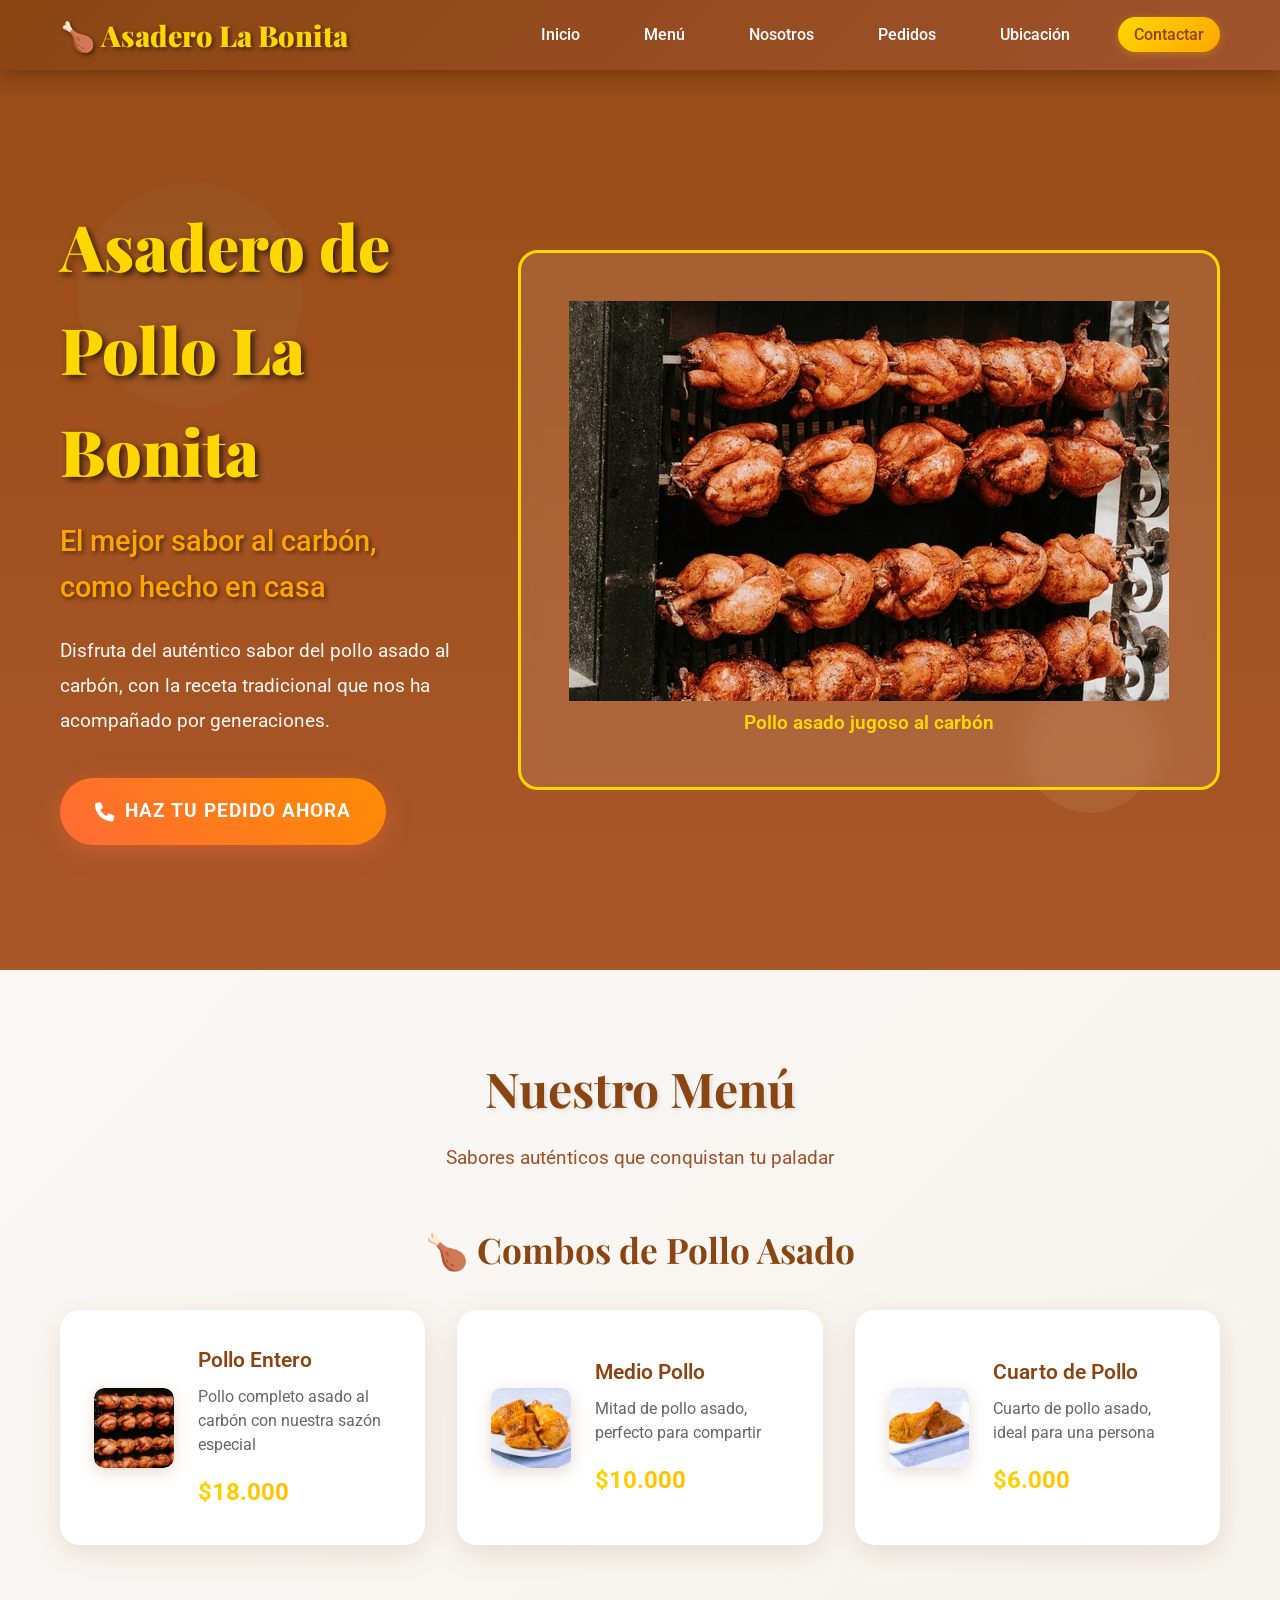
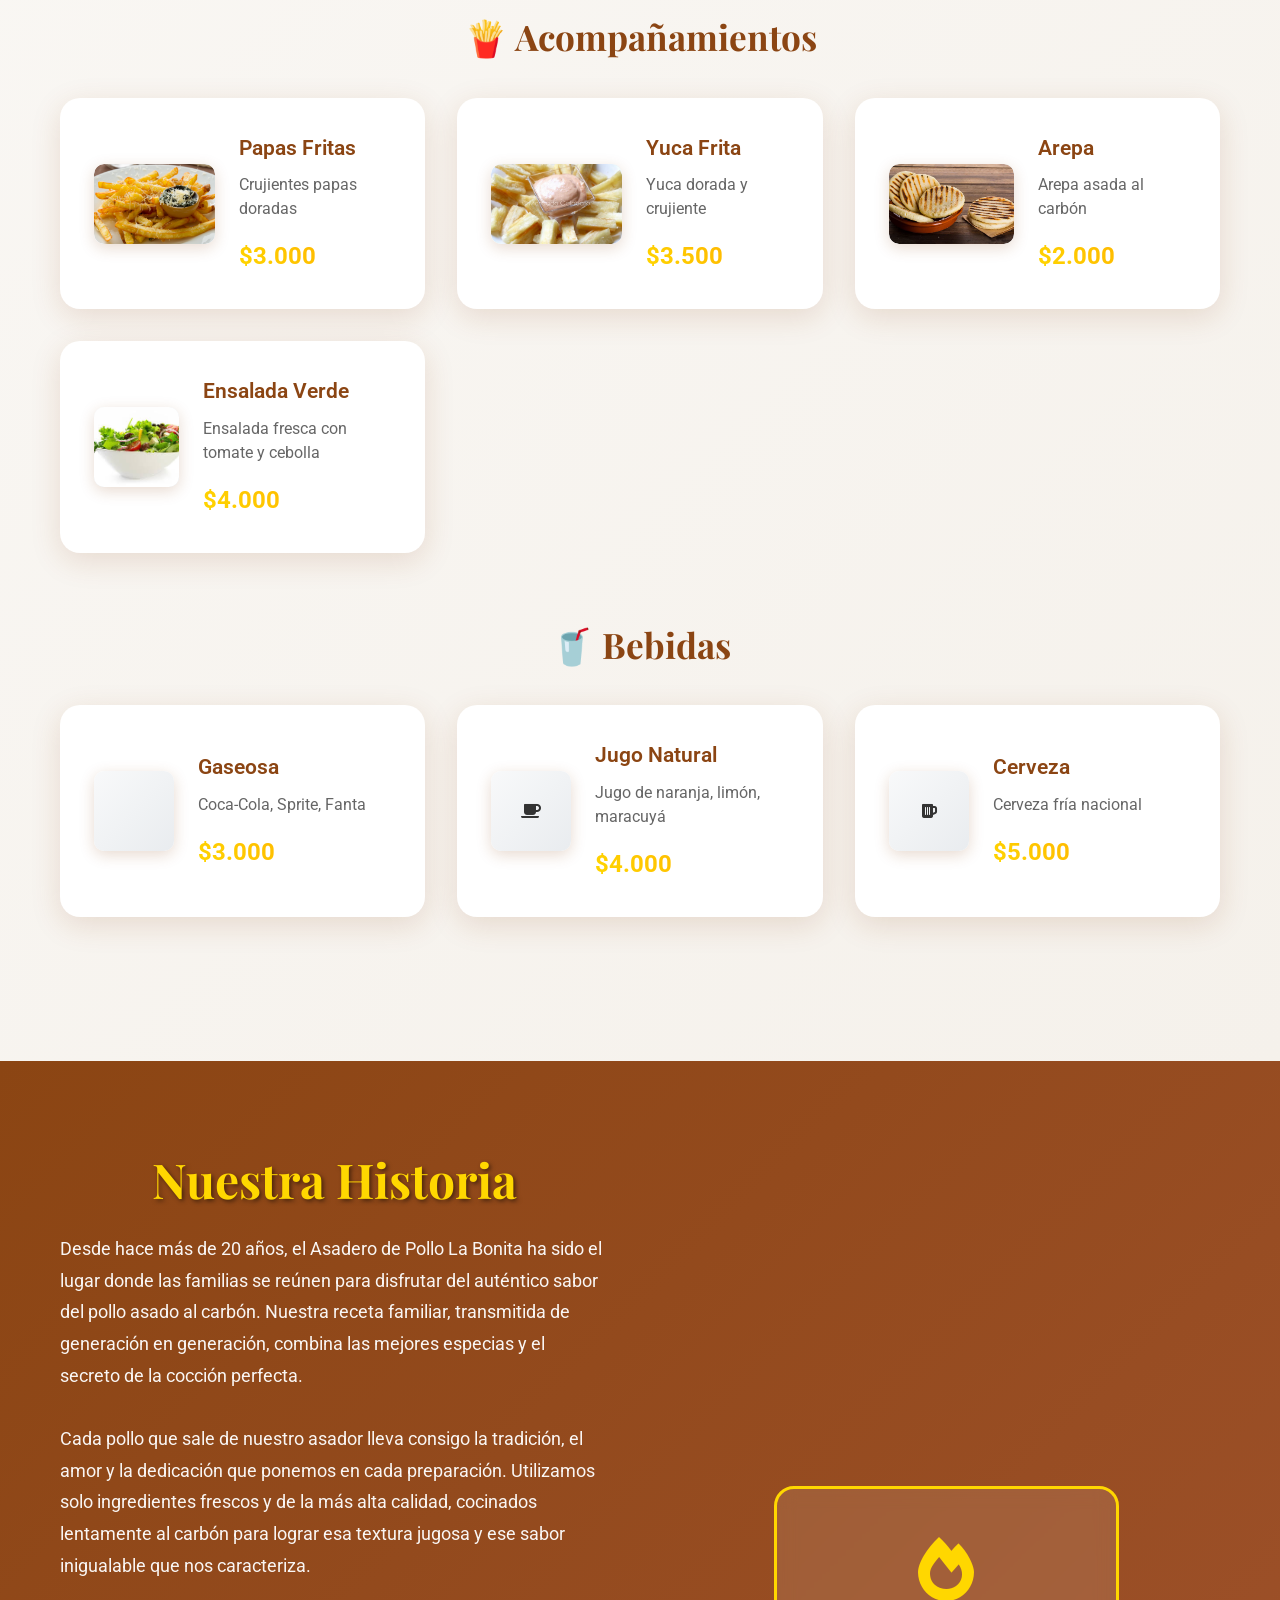
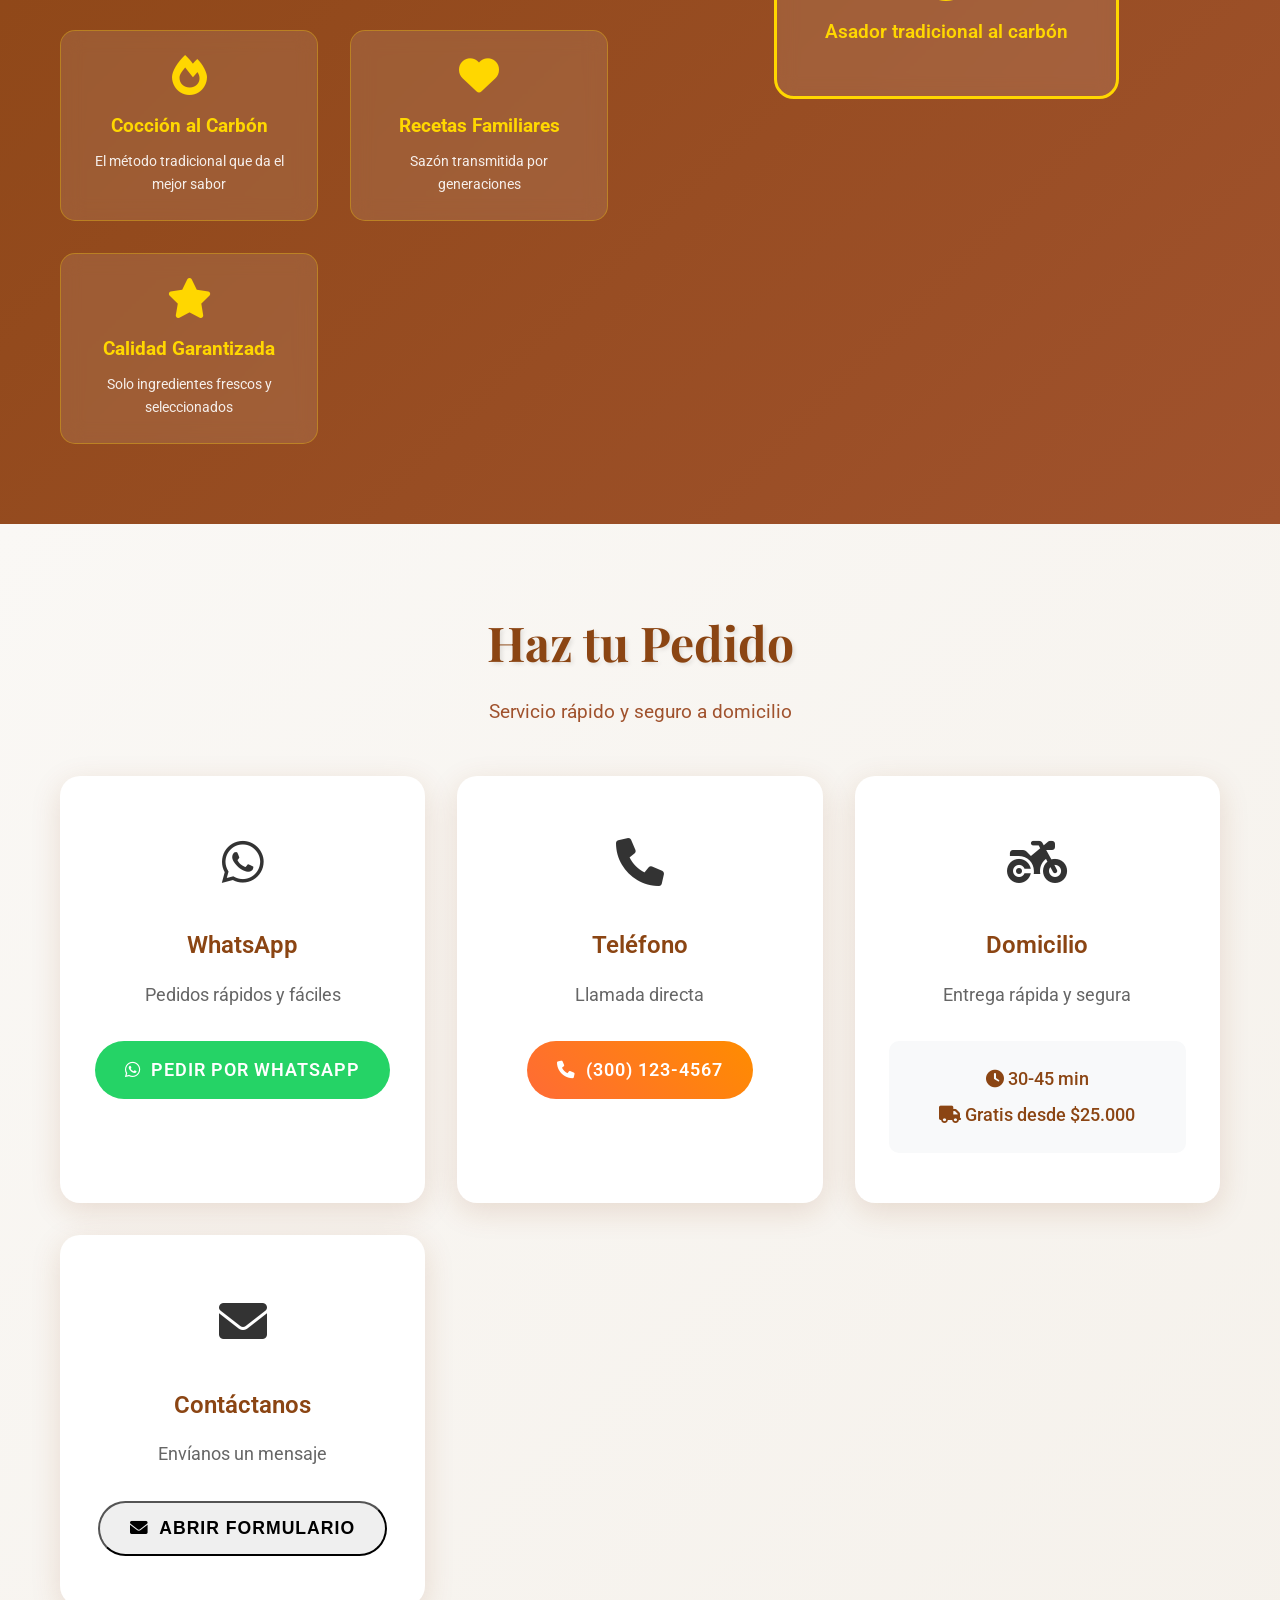
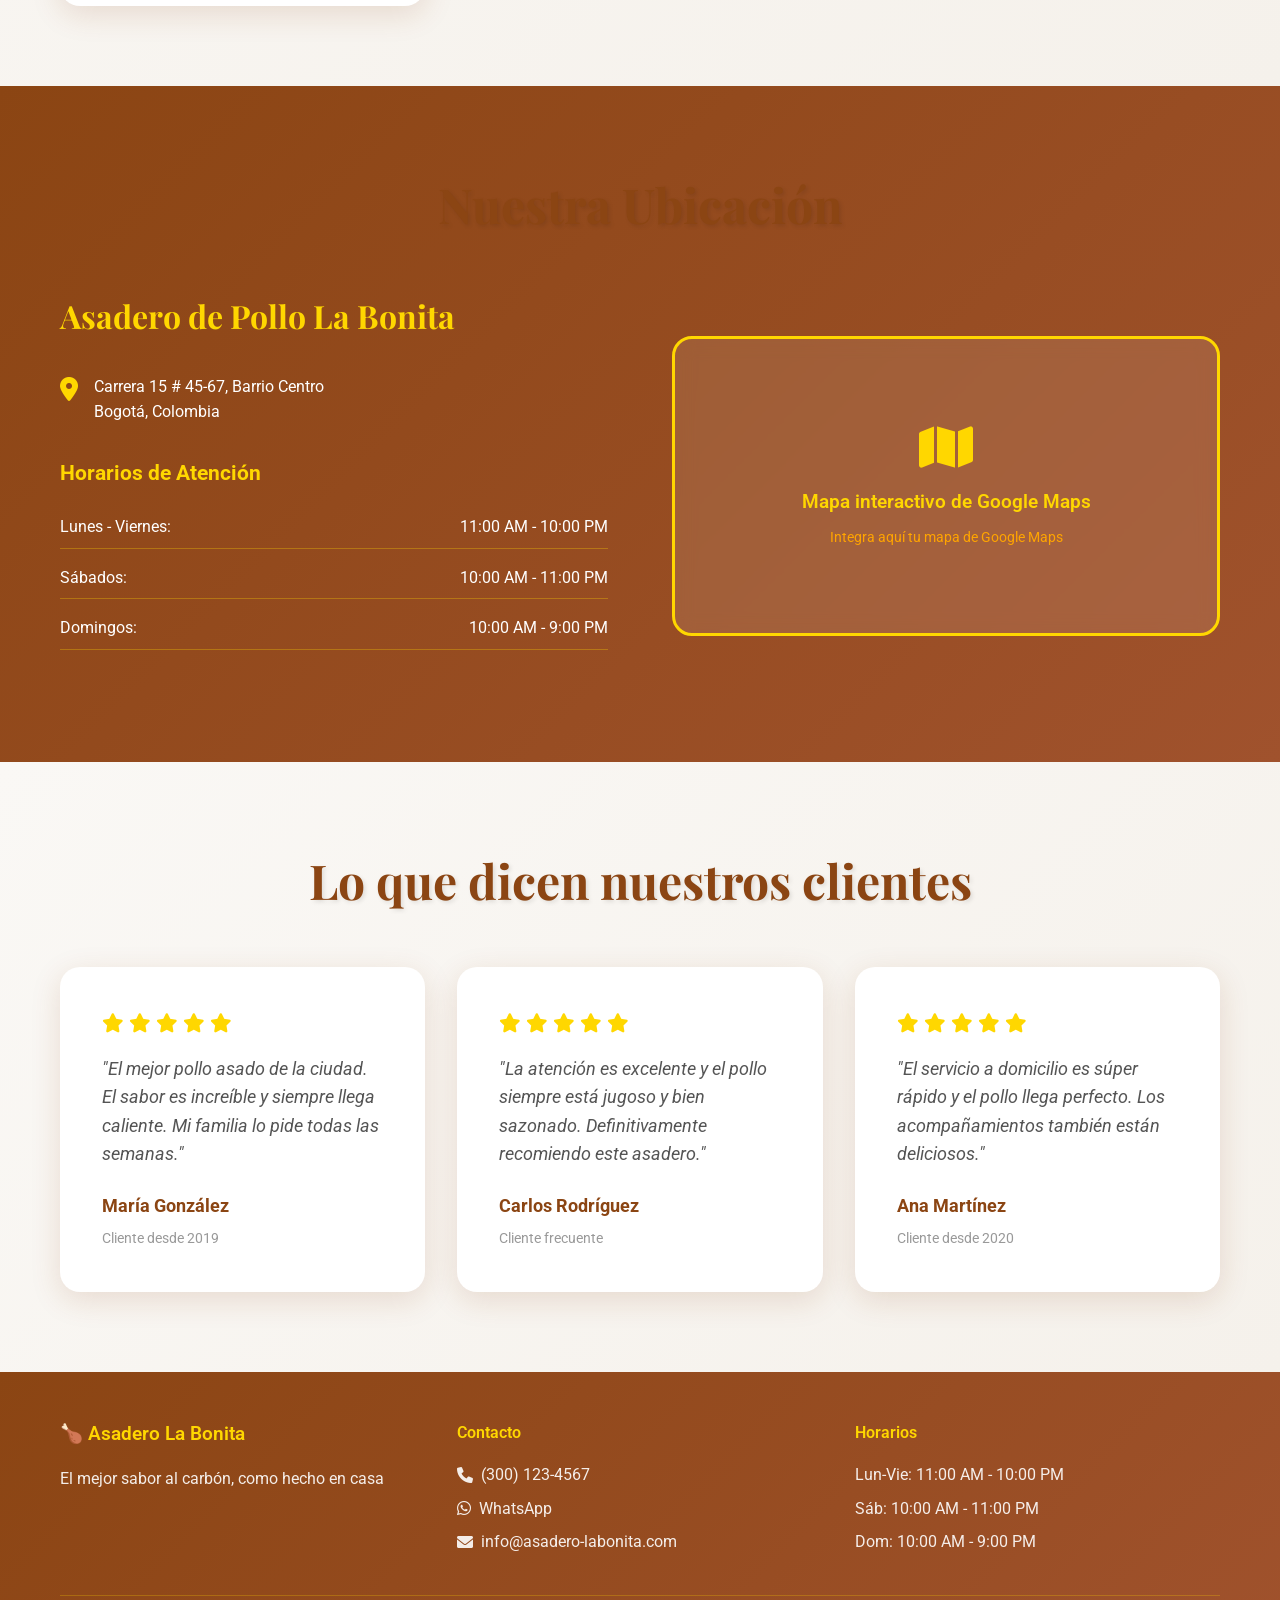
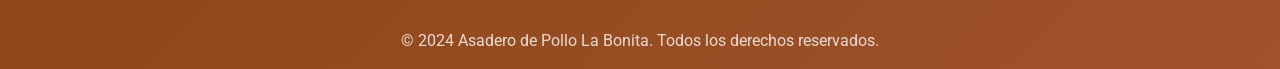
<file: index.html>
<!DOCTYPE html>
<html lang="es">
<head>
    <meta charset="UTF-8">
    <meta name="viewport" content="width=device-width, initial-scale=1.0">
    <title>Asadero de Pollo La Bonita - El mejor sabor al carbón</title>
    <link rel="stylesheet" href="style.css">
    <link href="https://fonts.googleapis.com/css2?family=Roboto:wght@300;400;500;700;900&family=Playfair+Display:wght@400;700;900&display=swap" rel="stylesheet">
    <link rel="stylesheet" href="https://cdnjs.cloudflare.com/ajax/libs/font-awesome/6.0.0/css/all.min.css">
</head>
<body>
    <!-- Header con navegación -->
    <header class="header">
        <nav class="navbar">
            <div class="nav-container">
                <div class="logo">
                    <h1>🍗 Asadero La Bonita</h1>
                </div>
                <ul class="nav-menu">
                    <li><a href="#inicio">Inicio</a></li>
                    <li><a href="#menu">Menú</a></li>
                    <li><a href="#nosotros">Nosotros</a></li>
                    <li><a href="#pedidos">Pedidos</a></li>
                    <li><a href="#ubicacion">Ubicación</a></li>
                    <li><a href="#" class="contact-nav-btn">Contactar</a></li>
                </ul>
                <div class="hamburger">
                    <span></span>
                    <span></span>
                    <span></span>
                </div>
            </div>
        </nav>
    </header>

    <!-- Hero Section -->
    <section id="inicio" class="hero">
        <div class="hero-content">
            <div class="hero-text">
                <h1 class="hero-title">Asadero de Pollo La Bonita</h1>
                <p class="hero-slogan">El mejor sabor al carbón, como hecho en casa</p>
                <p class="hero-description">Disfruta del auténtico sabor del pollo asado al carbón, con la receta tradicional que nos ha acompañado por generaciones.</p>
                <a href="#pedidos" class="cta-button">
                    <i class="fas fa-phone"></i>
                    Haz tu pedido ahora
                </a>
            </div>
            <div class="hero-image">
                <div class="image-placeholder">
                    <img src="img/pollo completo.webp" alt="">
                    <p>Pollo asado jugoso al carbón</p>
                </div>
            </div>
        </div>
    </section>

    <!-- Menú Section -->
    <section id="menu" class="menu-section">
        <div class="container">
            <h2 class="section-title">Nuestro Menú</h2>
            <p class="section-subtitle">Sabores auténticos que conquistan tu paladar</p>
            
            <!-- Combos de Pollo -->
            <div class="menu-category">
                <h3 class="category-title">🍗 Combos de Pollo Asado</h3>
                <div class="menu-grid">
                     <div class="menu-item">
                         <div class="item-image">
                             <img src="img/pollo completo.webp" alt="Pollo Entero Asado">
                         </div>
                         <div class="item-content">
                             <h4>Pollo Entero</h4>
                             <p>Pollo completo asado al carbón con nuestra sazón especial</p>
                             <div class="price">$18.000</div>
                         </div>
                     </div>
                    
                     <div class="menu-item">
                         <div class="item-image">
                             <img src="img/medio_pollo.jpg" alt="Medio Pollo Asado">
                         </div>
                         <div class="item-content">
                             <h4>Medio Pollo</h4>
                             <p>Mitad de pollo asado, perfecto para compartir</p>
                             <div class="price">$10.000</div>
                         </div>
                     </div>
                    
                     <div class="menu-item">
                         <div class="item-image">
                             <img src="img/un cuarto_pollo.jpg" alt="Cuarto de Pollo Asado">
                         </div>
                         <div class="item-content">
                             <h4>Cuarto de Pollo</h4>
                             <p>Cuarto de pollo asado, ideal para una persona</p>
                             <div class="price">$6.000</div>
                         </div>
                     </div>
                </div>
            </div>

            <!-- Acompañamientos -->
            <div class="menu-category">
                <h3 class="category-title">🍟 Acompañamientos</h3>
                <div class="menu-grid">
                     <div class="menu-item">
                         <div class="item-image">
                             <img src="img/acompañamiento_papas.webp" alt="Papas Fritas">
                         </div>
                         <div class="item-content">
                             <h4>Papas Fritas</h4>
                             <p>Crujientes papas doradas</p>
                             <div class="price">$3.000</div>
                         </div>
                     </div>
                    
                     <div class="menu-item">
                         <div class="item-image">
                             <img src="img/acompañamiento_yuca.jpg" alt="Yuca Frita">
                         </div>
                         <div class="item-content">
                             <h4>Yuca Frita</h4>
                             <p>Yuca dorada y crujiente</p>
                             <div class="price">$3.500</div>
                         </div>
                     </div>
                    
                     <div class="menu-item">
                         <div class="item-image">
                             <img src="img//acompañamiento_arepa.webp" alt="Arepa Asada">
                         </div>
                         <div class="item-content">
                             <h4>Arepa</h4>
                             <p>Arepa asada al carbón</p>
                             <div class="price">$2.000</div>
                         </div>
                     </div>
                    
                     <div class="menu-item">
                         <div class="item-image">
                             <img src="img/ensalada.jpg" alt="Ensalada Verde">
                         </div>
                         <div class="item-content">
                             <h4>Ensalada Verde</h4>
                             <p>Ensalada fresca con tomate y cebolla</p>
                             <div class="price">$4.000</div>
                         </div>
                     </div>
                </div>
            </div>

            <!-- Bebidas -->
            <div class="menu-category">
                <h3 class="category-title">🥤 Bebidas</h3>
                <div class="menu-grid">
                    <div class="menu-item">
                        <div class="item-image">
                            <i class="fas fa-glass"></i>
                        </div>
                        <div class="item-content">
                            <h4>Gaseosa</h4>
                            <p>Coca-Cola, Sprite, Fanta</p>
                            <div class="price">$3.000</div>
                        </div>
                    </div>
                    
                    <div class="menu-item">
                        <div class="item-image">
                            <i class="fas fa-coffee"></i>
                        </div>
                        <div class="item-content">
                            <h4>Jugo Natural</h4>
                            <p>Jugo de naranja, limón, maracuyá</p>
                            <div class="price">$4.000</div>
                        </div>
                    </div>
                    
                    <div class="menu-item">
                        <div class="item-image">
                            <i class="fas fa-beer"></i>
                        </div>
                        <div class="item-content">
                            <h4>Cerveza</h4>
                            <p>Cerveza fría nacional</p>
                            <div class="price">$5.000</div>
                        </div>
                    </div>
                </div>
            </div>
        </div>
    </section>

    <!-- Nosotros Section -->
    <section id="nosotros" class="about-section">
        <div class="container">
            <div class="about-content">
                <div class="about-text">
                    <h2 class="section-title">Nuestra Historia</h2>
                    <p class="about-description">
                        Desde hace más de 20 años, el Asadero de Pollo La Bonita ha sido el lugar donde las familias se reúnen para disfrutar del auténtico sabor del pollo asado al carbón. Nuestra receta familiar, transmitida de generación en generación, combina las mejores especias y el secreto de la cocción perfecta.
                    </p>
                    <p class="about-description">
                        Cada pollo que sale de nuestro asador lleva consigo la tradición, el amor y la dedicación que ponemos en cada preparación. Utilizamos solo ingredientes frescos y de la más alta calidad, cocinados lentamente al carbón para lograr esa textura jugosa y ese sabor inigualable que nos caracteriza.
                    </p>
                    <div class="features">
                        <div class="feature">
                            <i class="fas fa-fire"></i>
                            <h4>Cocción al Carbón</h4>
                            <p>El método tradicional que da el mejor sabor</p>
                        </div>
                        <div class="feature">
                            <i class="fas fa-heart"></i>
                            <h4>Recetas Familiares</h4>
                            <p>Sazón transmitida por generaciones</p>
                        </div>
                        <div class="feature">
                            <i class="fas fa-star"></i>
                            <h4>Calidad Garantizada</h4>
                            <p>Solo ingredientes frescos y seleccionados</p>
                        </div>
                    </div>
                </div>
                <div class="about-image">
                    <div class="image-placeholder">
                        <i class="fas fa-fire"></i>
                        <p>Asador tradicional al carbón</p>
                    </div>
                </div>
            </div>
        </div>
    </section>

    <!-- Pedidos y Domicilios -->
    <section id="pedidos" class="orders-section">
        <div class="container">
            <h2 class="section-title">Haz tu Pedido</h2>
            <p class="section-subtitle">Servicio rápido y seguro a domicilio</p>
            
            <div class="order-options">
                <div class="order-card">
                    <div class="order-icon">
                        <i class="fab fa-whatsapp"></i>
                    </div>
                    <h3>WhatsApp</h3>
                    <p>Pedidos rápidos y fáciles</p>
                    <a href="https://wa.me/573001234567" class="order-button whatsapp">
                        <i class="fab fa-whatsapp"></i>
                        Pedir por WhatsApp
                    </a>
                </div>
                
                <div class="order-card">
                    <div class="order-icon">
                        <i class="fas fa-phone"></i>
                    </div>
                    <h3>Teléfono</h3>
                    <p>Llamada directa</p>
                    <a href="tel:+573001234567" class="order-button phone">
                        <i class="fas fa-phone"></i>
                        (300) 123-4567
                    </a>
                </div>
                
                <div class="order-card">
                    <div class="order-icon">
                        <i class="fas fa-motorcycle"></i>
                    </div>
                    <h3>Domicilio</h3>
                    <p>Entrega rápida y segura</p>
                    <div class="delivery-info">
                        <p><i class="fas fa-clock"></i> 30-45 min</p>
                        <p><i class="fas fa-truck"></i> Gratis desde $25.000</p>
                    </div>
                </div>
                
                <div class="order-card">
                    <div class="order-icon">
                        <i class="fas fa-envelope"></i>
                    </div>
                    <h3>Contáctanos</h3>
                    <p>Envíanos un mensaje</p>
                    <button type="button" class="order-button contact-form-btn">
                        <i class="fas fa-envelope"></i>
                        Abrir formulario
                    </button>
                </div>
            </div>
        </div>
    </section>

    <!-- Ubicación -->
    <section id="ubicacion" class="location-section">
        <div class="container">
            <h2 class="section-title">Nuestra Ubicación</h2>
            <div class="location-content">
                <div class="location-info">
                    <h3>Asadero de Pollo La Bonita</h3>
                    <div class="address">
                        <i class="fas fa-map-marker-alt"></i>
                        <p>Carrera 15 # 45-67, Barrio Centro<br>Bogotá, Colombia</p>
                    </div>
                    <div class="schedule">
                        <h4>Horarios de Atención</h4>
                        <div class="schedule-item">
                            <span>Lunes - Viernes:</span>
                            <span>11:00 AM - 10:00 PM</span>
                        </div>
                        <div class="schedule-item">
                            <span>Sábados:</span>
                            <span>10:00 AM - 11:00 PM</span>
                        </div>
                        <div class="schedule-item">
                            <span>Domingos:</span>
                            <span>10:00 AM - 9:00 PM</span>
                        </div>
                    </div>
                </div>
                <div class="map-container">
                    <div class="map-placeholder">
                        <i class="fas fa-map"></i>
                        <p>Mapa interactivo de Google Maps</p>
                        <small>Integra aquí tu mapa de Google Maps</small>
                    </div>
                </div>
            </div>
        </div>
    </section>

    <!-- Testimonios -->
    <section class="testimonials-section">
        <div class="container">
            <h2 class="section-title">Lo que dicen nuestros clientes</h2>
            <div class="testimonials-grid">
                <div class="testimonial">
                    <div class="testimonial-content">
                        <div class="stars">
                            <i class="fas fa-star"></i>
                            <i class="fas fa-star"></i>
                            <i class="fas fa-star"></i>
                            <i class="fas fa-star"></i>
                            <i class="fas fa-star"></i>
                        </div>
                        <p>"El mejor pollo asado de la ciudad. El sabor es increíble y siempre llega caliente. Mi familia lo pide todas las semanas."</p>
                        <div class="testimonial-author">
                            <strong>María González</strong>
                            <span>Cliente desde 2019</span>
                        </div>
                    </div>
                </div>
                
                <div class="testimonial">
                    <div class="testimonial-content">
                        <div class="stars">
                            <i class="fas fa-star"></i>
                            <i class="fas fa-star"></i>
                            <i class="fas fa-star"></i>
                            <i class="fas fa-star"></i>
                            <i class="fas fa-star"></i>
                        </div>
                        <p>"La atención es excelente y el pollo siempre está jugoso y bien sazonado. Definitivamente recomiendo este asadero."</p>
                        <div class="testimonial-author">
                            <strong>Carlos Rodríguez</strong>
                            <span>Cliente frecuente</span>
                        </div>
                    </div>
                </div>
                
                <div class="testimonial">
                    <div class="testimonial-content">
                        <div class="stars">
                            <i class="fas fa-star"></i>
                            <i class="fas fa-star"></i>
                            <i class="fas fa-star"></i>
                            <i class="fas fa-star"></i>
                            <i class="fas fa-star"></i>
                        </div>
                        <p>"El servicio a domicilio es súper rápido y el pollo llega perfecto. Los acompañamientos también están deliciosos."</p>
                        <div class="testimonial-author">
                            <strong>Ana Martínez</strong>
                            <span>Cliente desde 2020</span>
                        </div>
                    </div>
                </div>
            </div>
        </div>
    </section>

    <!-- Modal del formulario de contacto -->
    <div id="contactModal" class="modal">
        <div class="modal-content">
            <span class="close">&times;</span>
            <h2>Contáctanos</h2>
            <p>Envíanos un mensaje y te responderemos pronto</p>
            <form
                action="https://formspree.io/f/xgvnonde"
                method="POST"
                class="contact-form"
            >
                <div class="form-group">
                    <label for="email">Tu email:</label>
                    <input type="email" name="email" id="email" required>
                </div>
                <div class="form-group">
                    <label for="message">Tu mensaje:</label>
                    <textarea name="message" id="message" rows="5" required placeholder="Escribe tu consulta, pedido o comentario aquí..."></textarea>
                </div>
                <button type="submit" class="submit-btn">
                    <i class="fas fa-paper-plane"></i>
                    Enviar mensaje
                </button>
            </form>
        </div>
    </div>

    <!-- Footer -->
    <footer class="footer">
        <div class="container">
            <div class="footer-content">
                <div class="footer-section">
                    <h3>🍗 Asadero La Bonita</h3>
                    <p>El mejor sabor al carbón, como hecho en casa</p>
                </div>
                <div class="footer-section">
                    <h4>Contacto</h4>
                    <p><i class="fas fa-phone"></i> (300) 123-4567</p>
                    <p><i class="fab fa-whatsapp"></i> WhatsApp</p>
                    <p><i class="fas fa-envelope"></i> info@asadero-labonita.com</p>
                </div>
                <div class="footer-section">
                    <h4>Horarios</h4>
                    <p>Lun-Vie: 11:00 AM - 10:00 PM</p>
                    <p>Sáb: 10:00 AM - 11:00 PM</p>
                    <p>Dom: 10:00 AM - 9:00 PM</p>
                </div>
            </div>
            <div class="footer-bottom">
                <p>&copy; 2024 Asadero de Pollo La Bonita. Todos los derechos reservados.</p>
            </div>
        </div>
    </footer>

    <script>
        // Navegación móvil
        const hamburger = document.querySelector('.hamburger');
        const navMenu = document.querySelector('.nav-menu');

        hamburger.addEventListener('click', () => {
            navMenu.classList.toggle('active');
        });

        // Smooth scroll para enlaces
        document.querySelectorAll('a[href^="#"]').forEach(anchor => {
            anchor.addEventListener('click', function (e) {
                e.preventDefault();
                const target = document.querySelector(this.getAttribute('href'));
                if (target) {
                    target.scrollIntoView({
                        behavior: 'smooth',
                        block: 'start'
                    });
                }
            });
        });

        // Modal del formulario de contacto
        const modal = document.getElementById('contactModal');
        const contactBtn = document.querySelector('.contact-form-btn');
        const contactNavBtn = document.querySelector('.contact-nav-btn');
        const closeBtn = document.querySelector('.close');

        // Función para abrir el modal
        function openModal() {
            modal.style.display = 'block';
        }

        // Función para cerrar el modal
        function closeModal() {
            modal.style.display = 'none';
        }

        // Event listeners
        contactBtn.addEventListener('click', openModal);
        contactNavBtn.addEventListener('click', (e) => {
            e.preventDefault(); // Evitar que el enlace haga scroll
            openModal();
        });

        closeBtn.addEventListener('click', closeModal);

        window.addEventListener('click', (e) => {
            if (e.target === modal) {
                closeModal();
            }
        });
    </script>

    <!-- Chatbase Widget -->
    <script>
    (function(){if(!window.chatbase||window.chatbase("getState")!=="initialized"){window.chatbase=(...arguments)=>{if(!window.chatbase.q){window.chatbase.q=[]}window.chatbase.q.push(arguments)};window.chatbase=new Proxy(window.chatbase,{get(target,prop){if(prop==="q"){return target.q}return(...args)=>target(prop,...args)}})}const onLoad=function(){const script=document.createElement("script");script.src="https://www.chatbase.co/embed.min.js";script.id="esflp3UaXucsPSwRF75Hr";script.domain="www.chatbase.co";document.body.appendChild(script)};if(document.readyState==="complete"){onLoad()}else{window.addEventListener("load",onLoad)}})();
    </script>
</body>
</html>
</file>
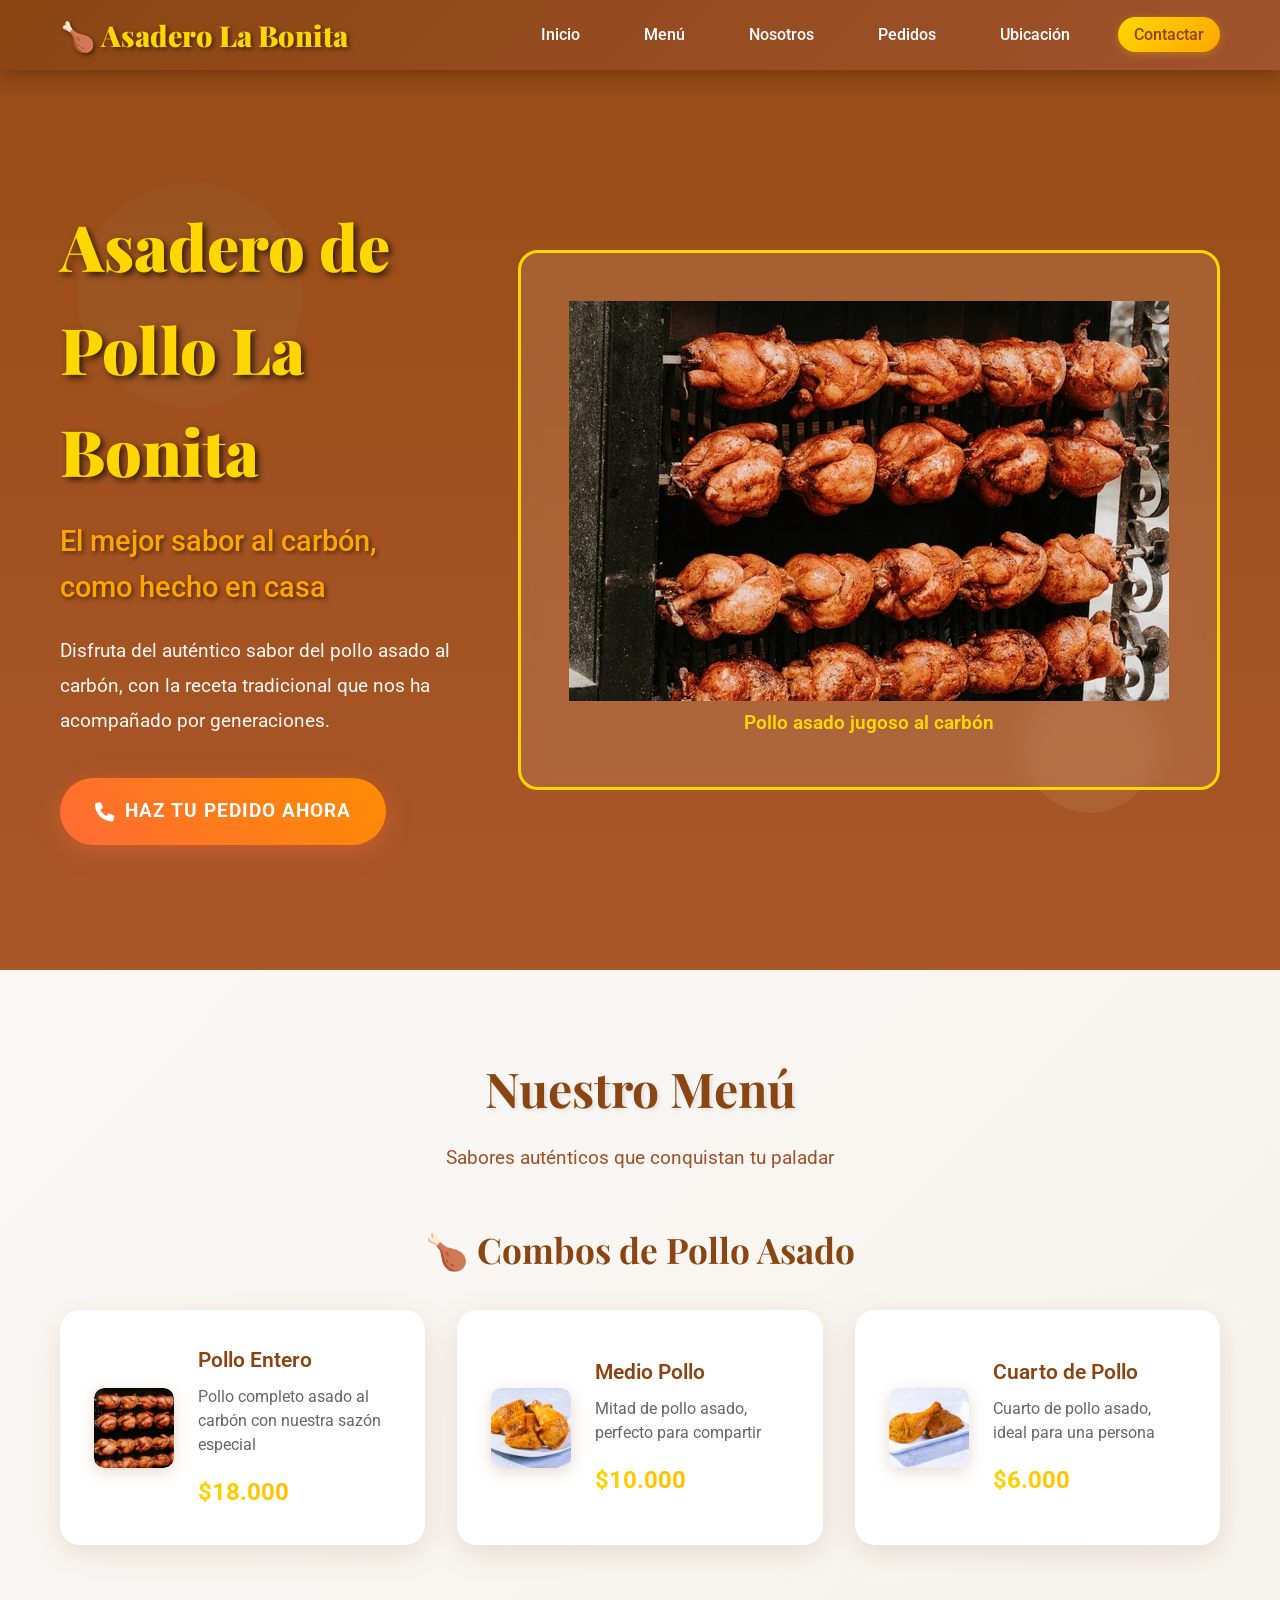
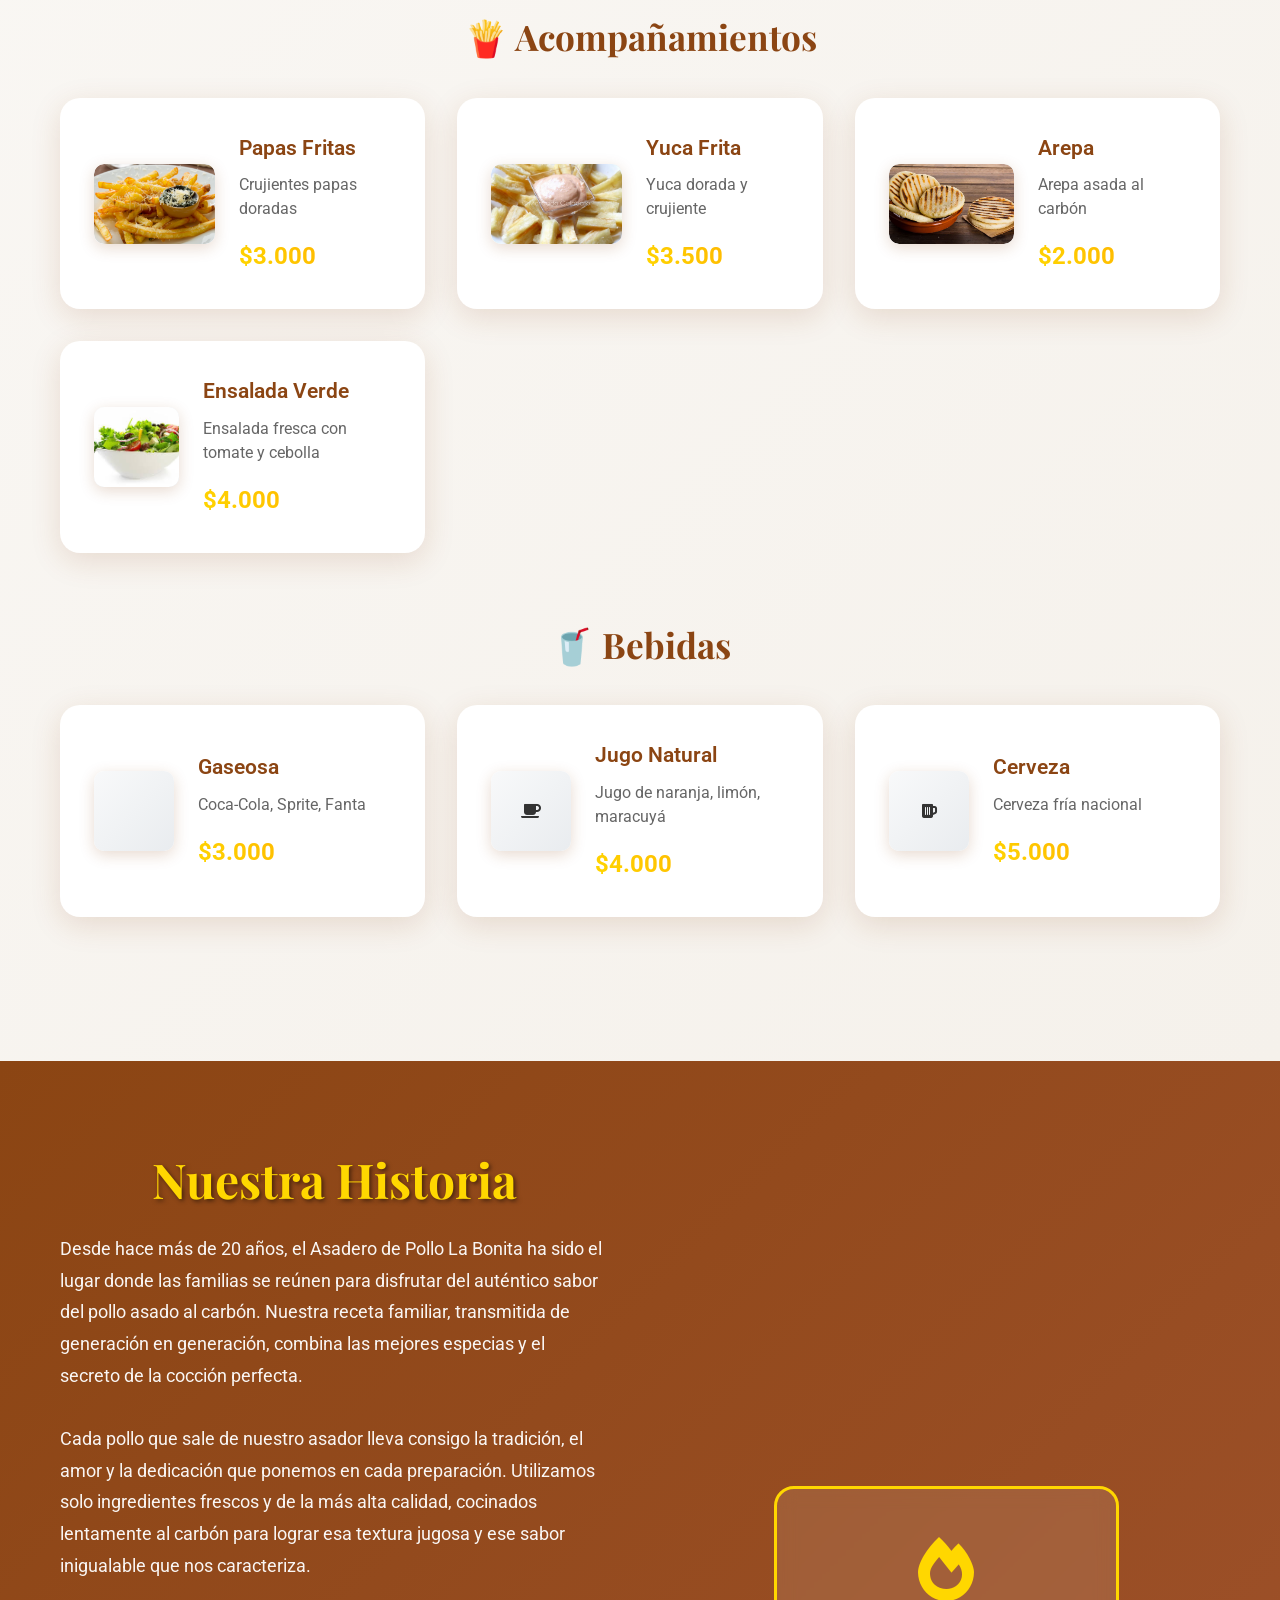
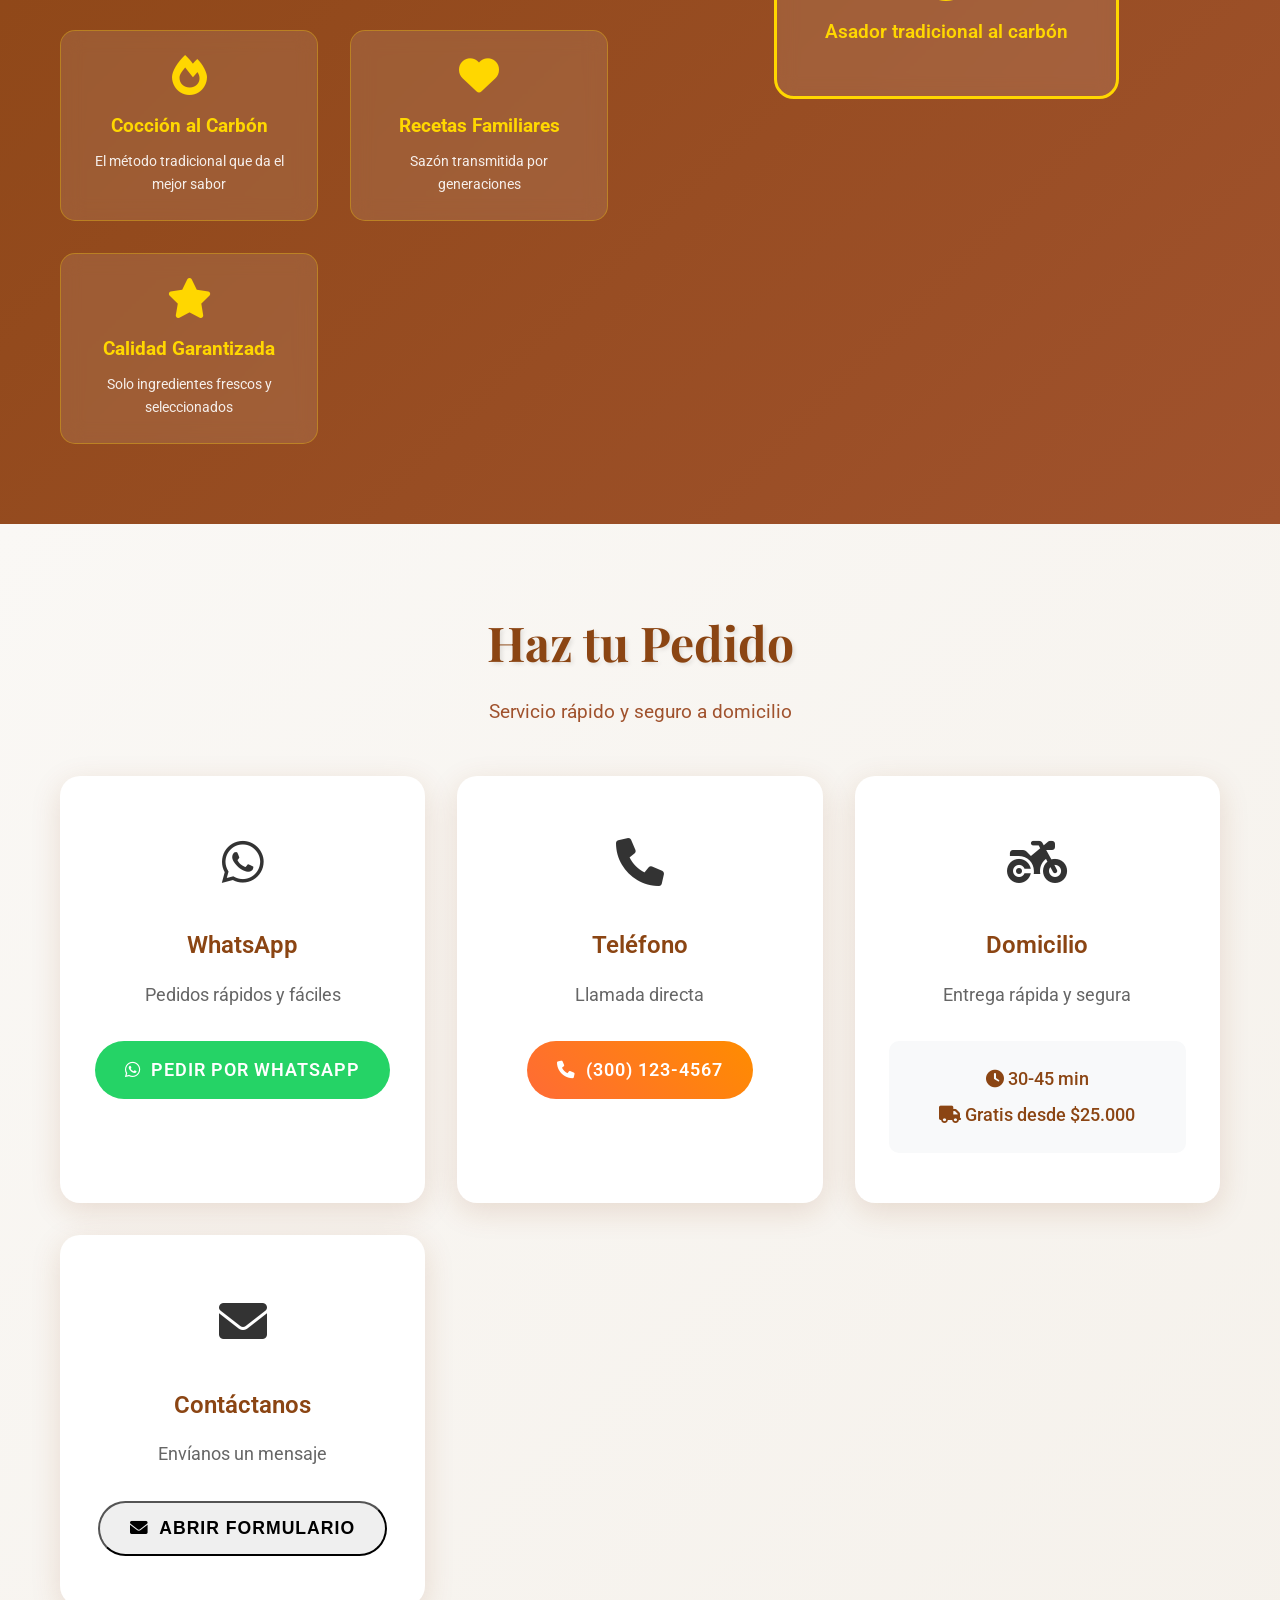
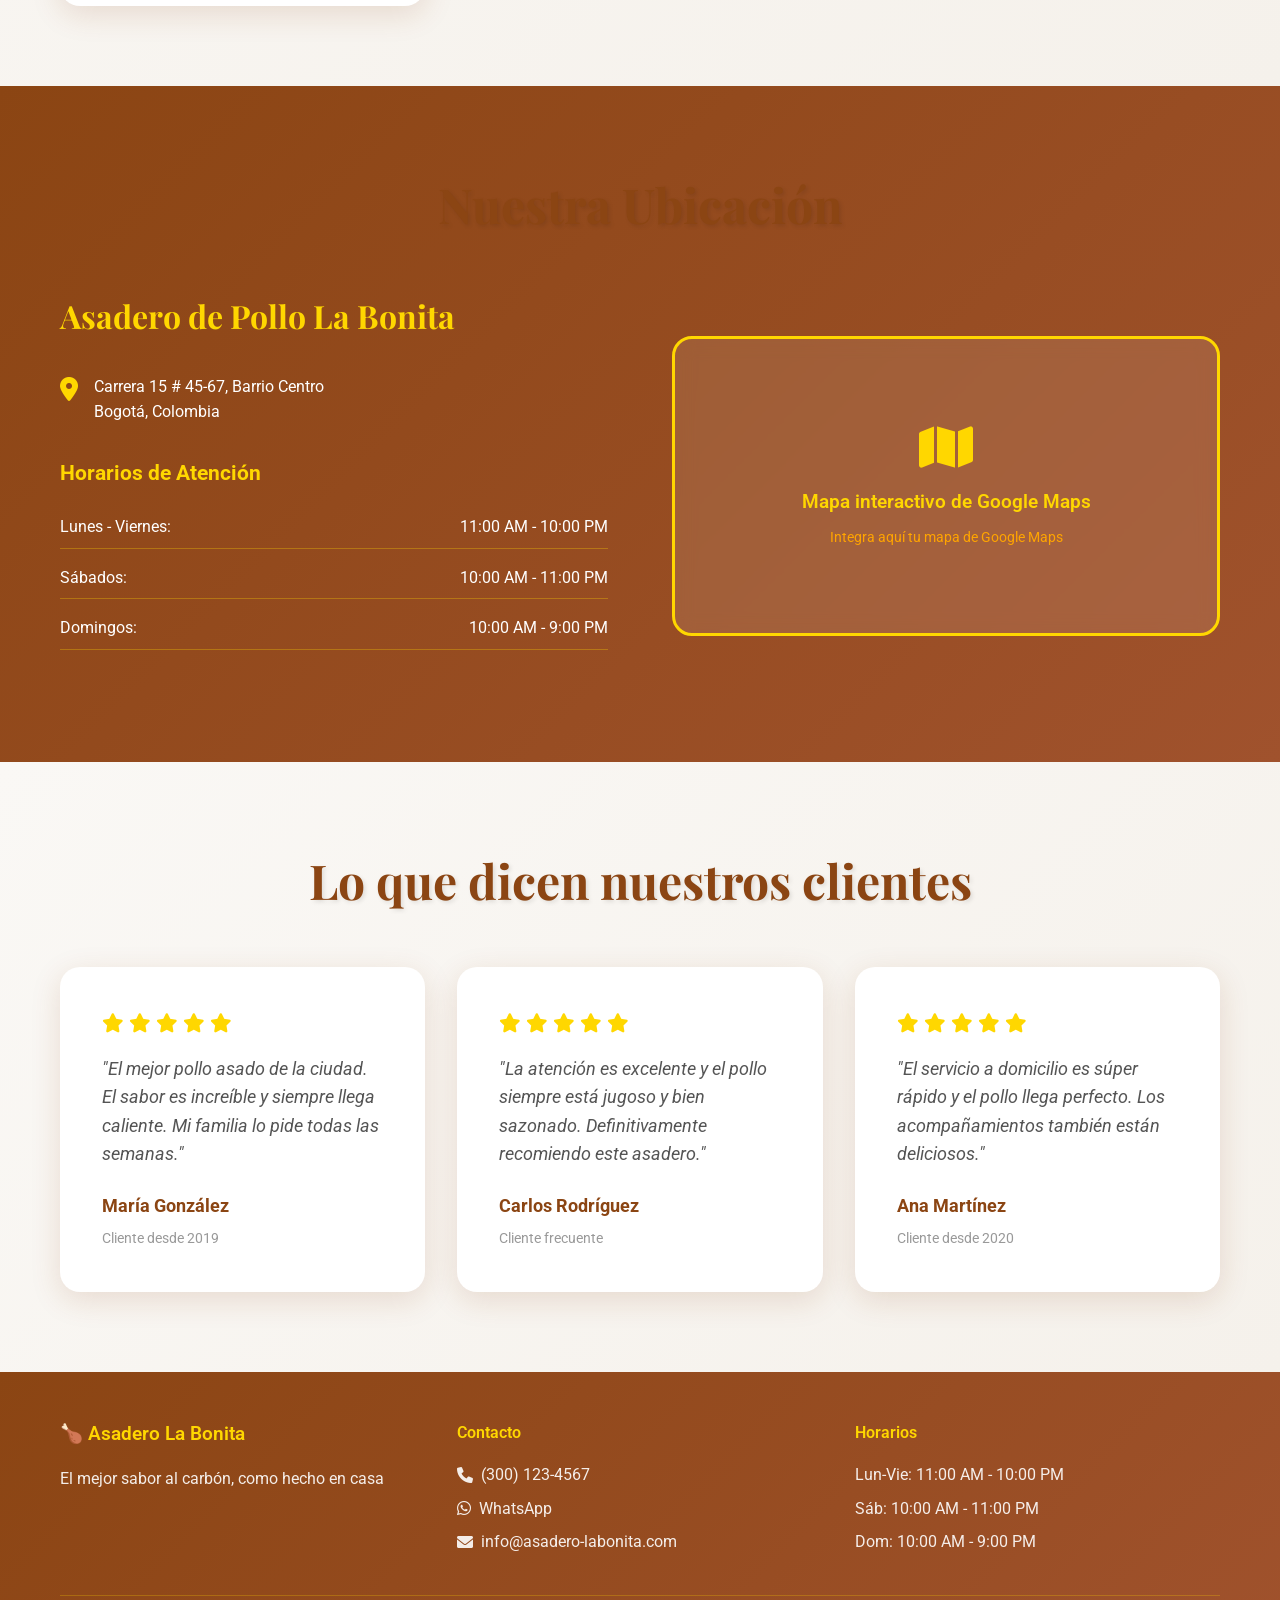
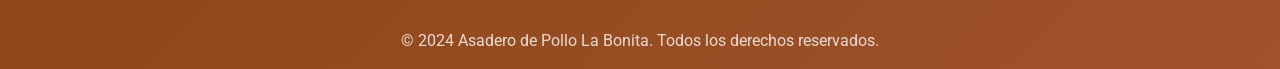
<file: asadero.html>
<!DOCTYPE html>
<html lang="es">
<head>
    <meta charset="UTF-8">
    <meta name="viewport" content="width=device-width, initial-scale=1.0">
    <title>Asadero de Pollo La Bonita - El mejor sabor al carbón</title>
    <link rel="stylesheet" href="asadero-styles.css">
    <link href="https://fonts.googleapis.com/css2?family=Roboto:wght@300;400;500;700;900&family=Playfair+Display:wght@400;700;900&display=swap" rel="stylesheet">
    <link rel="stylesheet" href="https://cdnjs.cloudflare.com/ajax/libs/font-awesome/6.0.0/css/all.min.css">
</head>
<body>
    <!-- Header con navegación -->
    <header class="header">
        <nav class="navbar">
            <div class="nav-container">
                <div class="logo">
                    <h1>🍗 Asadero La Bonita</h1>
                </div>
                <ul class="nav-menu">
                    <li><a href="#inicio">Inicio</a></li>
                    <li><a href="#menu">Menú</a></li>
                    <li><a href="#nosotros">Nosotros</a></li>
                    <li><a href="#pedidos">Pedidos</a></li>
                    <li><a href="#ubicacion">Ubicación</a></li>
                    <li><a href="#" class="contact-nav-btn">Contactar</a></li>
                </ul>
                <div class="hamburger">
                    <span></span>
                    <span></span>
                    <span></span>
                </div>
            </div>
        </nav>
    </header>

    <!-- Hero Section -->
    <section id="inicio" class="hero">
        <div class="hero-content">
            <div class="hero-text">
                <h1 class="hero-title">Asadero de Pollo La Bonita</h1>
                <p class="hero-slogan">El mejor sabor al carbón, como hecho en casa</p>
                <p class="hero-description">Disfruta del auténtico sabor del pollo asado al carbón, con la receta tradicional que nos ha acompañado por generaciones.</p>
                <a href="#pedidos" class="cta-button">
                    <i class="fas fa-phone"></i>
                    Haz tu pedido ahora
                </a>
            </div>
            <div class="hero-image">
                <div class="image-placeholder">
                    <img src="img/pollo completo.webp" alt="">
                    <p>Pollo asado jugoso al carbón</p>
                </div>
            </div>
        </div>
    </section>

    <!-- Menú Section -->
    <section id="menu" class="menu-section">
        <div class="container">
            <h2 class="section-title">Nuestro Menú</h2>
            <p class="section-subtitle">Sabores auténticos que conquistan tu paladar</p>
            
            <!-- Combos de Pollo -->
            <div class="menu-category">
                <h3 class="category-title">🍗 Combos de Pollo Asado</h3>
                <div class="menu-grid">
                     <div class="menu-item">
                         <div class="item-image">
                             <img src="img/pollo completo.webp" alt="Pollo Entero Asado">
                         </div>
                         <div class="item-content">
                             <h4>Pollo Entero</h4>
                             <p>Pollo completo asado al carbón con nuestra sazón especial</p>
                             <div class="price">$18.000</div>
                         </div>
                     </div>
                    
                     <div class="menu-item">
                         <div class="item-image">
                             <img src="img/medio_pollo.jpg" alt="Medio Pollo Asado">
                         </div>
                         <div class="item-content">
                             <h4>Medio Pollo</h4>
                             <p>Mitad de pollo asado, perfecto para compartir</p>
                             <div class="price">$10.000</div>
                         </div>
                     </div>
                    
                     <div class="menu-item">
                         <div class="item-image">
                             <img src="img/un cuarto_pollo.jpg" alt="Cuarto de Pollo Asado">
                         </div>
                         <div class="item-content">
                             <h4>Cuarto de Pollo</h4>
                             <p>Cuarto de pollo asado, ideal para una persona</p>
                             <div class="price">$6.000</div>
                         </div>
                     </div>
                </div>
            </div>

            <!-- Acompañamientos -->
            <div class="menu-category">
                <h3 class="category-title">🍟 Acompañamientos</h3>
                <div class="menu-grid">
                     <div class="menu-item">
                         <div class="item-image">
                             <img src="img/acompañamiento_papas.webp" alt="Papas Fritas">
                         </div>
                         <div class="item-content">
                             <h4>Papas Fritas</h4>
                             <p>Crujientes papas doradas</p>
                             <div class="price">$3.000</div>
                         </div>
                     </div>
                    
                     <div class="menu-item">
                         <div class="item-image">
                             <img src="img/acompañamiento_yuca.jpg" alt="Yuca Frita">
                         </div>
                         <div class="item-content">
                             <h4>Yuca Frita</h4>
                             <p>Yuca dorada y crujiente</p>
                             <div class="price">$3.500</div>
                         </div>
                     </div>
                    
                     <div class="menu-item">
                         <div class="item-image">
                             <img src="img//acompañamiento_arepa.webp" alt="Arepa Asada">
                         </div>
                         <div class="item-content">
                             <h4>Arepa</h4>
                             <p>Arepa asada al carbón</p>
                             <div class="price">$2.000</div>
                         </div>
                     </div>
                    
                     <div class="menu-item">
                         <div class="item-image">
                             <img src="img/ensalada.jpg" alt="Ensalada Verde">
                         </div>
                         <div class="item-content">
                             <h4>Ensalada Verde</h4>
                             <p>Ensalada fresca con tomate y cebolla</p>
                             <div class="price">$4.000</div>
                         </div>
                     </div>
                </div>
            </div>

            <!-- Bebidas -->
            <div class="menu-category">
                <h3 class="category-title">🥤 Bebidas</h3>
                <div class="menu-grid">
                    <div class="menu-item">
                        <div class="item-image">
                            <i class="fas fa-glass"></i>
                        </div>
                        <div class="item-content">
                            <h4>Gaseosa</h4>
                            <p>Coca-Cola, Sprite, Fanta</p>
                            <div class="price">$3.000</div>
                        </div>
                    </div>
                    
                    <div class="menu-item">
                        <div class="item-image">
                            <i class="fas fa-coffee"></i>
                        </div>
                        <div class="item-content">
                            <h4>Jugo Natural</h4>
                            <p>Jugo de naranja, limón, maracuyá</p>
                            <div class="price">$4.000</div>
                        </div>
                    </div>
                    
                    <div class="menu-item">
                        <div class="item-image">
                            <i class="fas fa-beer"></i>
                        </div>
                        <div class="item-content">
                            <h4>Cerveza</h4>
                            <p>Cerveza fría nacional</p>
                            <div class="price">$5.000</div>
                        </div>
                    </div>
                </div>
            </div>
        </div>
    </section>

    <!-- Nosotros Section -->
    <section id="nosotros" class="about-section">
        <div class="container">
            <div class="about-content">
                <div class="about-text">
                    <h2 class="section-title">Nuestra Historia</h2>
                    <p class="about-description">
                        Desde hace más de 20 años, el Asadero de Pollo La Bonita ha sido el lugar donde las familias se reúnen para disfrutar del auténtico sabor del pollo asado al carbón. Nuestra receta familiar, transmitida de generación en generación, combina las mejores especias y el secreto de la cocción perfecta.
                    </p>
                    <p class="about-description">
                        Cada pollo que sale de nuestro asador lleva consigo la tradición, el amor y la dedicación que ponemos en cada preparación. Utilizamos solo ingredientes frescos y de la más alta calidad, cocinados lentamente al carbón para lograr esa textura jugosa y ese sabor inigualable que nos caracteriza.
                    </p>
                    <div class="features">
                        <div class="feature">
                            <i class="fas fa-fire"></i>
                            <h4>Cocción al Carbón</h4>
                            <p>El método tradicional que da el mejor sabor</p>
                        </div>
                        <div class="feature">
                            <i class="fas fa-heart"></i>
                            <h4>Recetas Familiares</h4>
                            <p>Sazón transmitida por generaciones</p>
                        </div>
                        <div class="feature">
                            <i class="fas fa-star"></i>
                            <h4>Calidad Garantizada</h4>
                            <p>Solo ingredientes frescos y seleccionados</p>
                        </div>
                    </div>
                </div>
                <div class="about-image">
                    <div class="image-placeholder">
                        <i class="fas fa-fire"></i>
                        <p>Asador tradicional al carbón</p>
                    </div>
                </div>
            </div>
        </div>
    </section>

    <!-- Pedidos y Domicilios -->
    <section id="pedidos" class="orders-section">
        <div class="container">
            <h2 class="section-title">Haz tu Pedido</h2>
            <p class="section-subtitle">Servicio rápido y seguro a domicilio</p>
            
            <div class="order-options">
                <div class="order-card">
                    <div class="order-icon">
                        <i class="fab fa-whatsapp"></i>
                    </div>
                    <h3>WhatsApp</h3>
                    <p>Pedidos rápidos y fáciles</p>
                    <a href="https://wa.me/573001234567" class="order-button whatsapp">
                        <i class="fab fa-whatsapp"></i>
                        Pedir por WhatsApp
                    </a>
                </div>
                
                <div class="order-card">
                    <div class="order-icon">
                        <i class="fas fa-phone"></i>
                    </div>
                    <h3>Teléfono</h3>
                    <p>Llamada directa</p>
                    <a href="tel:+573001234567" class="order-button phone">
                        <i class="fas fa-phone"></i>
                        (300) 123-4567
                    </a>
                </div>
                
                <div class="order-card">
                    <div class="order-icon">
                        <i class="fas fa-motorcycle"></i>
                    </div>
                    <h3>Domicilio</h3>
                    <p>Entrega rápida y segura</p>
                    <div class="delivery-info">
                        <p><i class="fas fa-clock"></i> 30-45 min</p>
                        <p><i class="fas fa-truck"></i> Gratis desde $25.000</p>
                    </div>
                </div>
                
                <div class="order-card">
                    <div class="order-icon">
                        <i class="fas fa-envelope"></i>
                    </div>
                    <h3>Contáctanos</h3>
                    <p>Envíanos un mensaje</p>
                    <button type="button" class="order-button contact-form-btn">
                        <i class="fas fa-envelope"></i>
                        Abrir formulario
                    </button>
                </div>
            </div>
        </div>
    </section>

    <!-- Ubicación -->
    <section id="ubicacion" class="location-section">
        <div class="container">
            <h2 class="section-title">Nuestra Ubicación</h2>
            <div class="location-content">
                <div class="location-info">
                    <h3>Asadero de Pollo La Bonita</h3>
                    <div class="address">
                        <i class="fas fa-map-marker-alt"></i>
                        <p>Carrera 15 # 45-67, Barrio Centro<br>Bogotá, Colombia</p>
                    </div>
                    <div class="schedule">
                        <h4>Horarios de Atención</h4>
                        <div class="schedule-item">
                            <span>Lunes - Viernes:</span>
                            <span>11:00 AM - 10:00 PM</span>
                        </div>
                        <div class="schedule-item">
                            <span>Sábados:</span>
                            <span>10:00 AM - 11:00 PM</span>
                        </div>
                        <div class="schedule-item">
                            <span>Domingos:</span>
                            <span>10:00 AM - 9:00 PM</span>
                        </div>
                    </div>
                </div>
                <div class="map-container">
                    <div class="map-placeholder">
                        <i class="fas fa-map"></i>
                        <p>Mapa interactivo de Google Maps</p>
                        <small>Integra aquí tu mapa de Google Maps</small>
                    </div>
                </div>
            </div>
        </div>
    </section>

    <!-- Testimonios -->
    <section class="testimonials-section">
        <div class="container">
            <h2 class="section-title">Lo que dicen nuestros clientes</h2>
            <div class="testimonials-grid">
                <div class="testimonial">
                    <div class="testimonial-content">
                        <div class="stars">
                            <i class="fas fa-star"></i>
                            <i class="fas fa-star"></i>
                            <i class="fas fa-star"></i>
                            <i class="fas fa-star"></i>
                            <i class="fas fa-star"></i>
                        </div>
                        <p>"El mejor pollo asado de la ciudad. El sabor es increíble y siempre llega caliente. Mi familia lo pide todas las semanas."</p>
                        <div class="testimonial-author">
                            <strong>María González</strong>
                            <span>Cliente desde 2019</span>
                        </div>
                    </div>
                </div>
                
                <div class="testimonial">
                    <div class="testimonial-content">
                        <div class="stars">
                            <i class="fas fa-star"></i>
                            <i class="fas fa-star"></i>
                            <i class="fas fa-star"></i>
                            <i class="fas fa-star"></i>
                            <i class="fas fa-star"></i>
                        </div>
                        <p>"La atención es excelente y el pollo siempre está jugoso y bien sazonado. Definitivamente recomiendo este asadero."</p>
                        <div class="testimonial-author">
                            <strong>Carlos Rodríguez</strong>
                            <span>Cliente frecuente</span>
                        </div>
                    </div>
                </div>
                
                <div class="testimonial">
                    <div class="testimonial-content">
                        <div class="stars">
                            <i class="fas fa-star"></i>
                            <i class="fas fa-star"></i>
                            <i class="fas fa-star"></i>
                            <i class="fas fa-star"></i>
                            <i class="fas fa-star"></i>
                        </div>
                        <p>"El servicio a domicilio es súper rápido y el pollo llega perfecto. Los acompañamientos también están deliciosos."</p>
                        <div class="testimonial-author">
                            <strong>Ana Martínez</strong>
                            <span>Cliente desde 2020</span>
                        </div>
                    </div>
                </div>
            </div>
        </div>
    </section>

    <!-- Modal del formulario de contacto -->
    <div id="contactModal" class="modal">
        <div class="modal-content">
            <span class="close">&times;</span>
            <h2>Contáctanos</h2>
            <p>Envíanos un mensaje y te responderemos pronto</p>
            <form
                action="https://formspree.io/f/xgvnonde"
                method="POST"
                class="contact-form"
            >
                <div class="form-group">
                    <label for="email">Tu email:</label>
                    <input type="email" name="email" id="email" required>
                </div>
                <div class="form-group">
                    <label for="message">Tu mensaje:</label>
                    <textarea name="message" id="message" rows="5" required placeholder="Escribe tu consulta, pedido o comentario aquí..."></textarea>
                </div>
                <button type="submit" class="submit-btn">
                    <i class="fas fa-paper-plane"></i>
                    Enviar mensaje
                </button>
            </form>
        </div>
    </div>

    <!-- Footer -->
    <footer class="footer">
        <div class="container">
            <div class="footer-content">
                <div class="footer-section">
                    <h3>🍗 Asadero La Bonita</h3>
                    <p>El mejor sabor al carbón, como hecho en casa</p>
                </div>
                <div class="footer-section">
                    <h4>Contacto</h4>
                    <p><i class="fas fa-phone"></i> (300) 123-4567</p>
                    <p><i class="fab fa-whatsapp"></i> WhatsApp</p>
                    <p><i class="fas fa-envelope"></i> info@asadero-labonita.com</p>
                </div>
                <div class="footer-section">
                    <h4>Horarios</h4>
                    <p>Lun-Vie: 11:00 AM - 10:00 PM</p>
                    <p>Sáb: 10:00 AM - 11:00 PM</p>
                    <p>Dom: 10:00 AM - 9:00 PM</p>
                </div>
            </div>
            <div class="footer-bottom">
                <p>&copy; 2024 Asadero de Pollo La Bonita. Todos los derechos reservados.</p>
            </div>
        </div>
    </footer>

    <script>
        // Navegación móvil
        const hamburger = document.querySelector('.hamburger');
        const navMenu = document.querySelector('.nav-menu');

        hamburger.addEventListener('click', () => {
            navMenu.classList.toggle('active');
        });

        // Smooth scroll para enlaces
        document.querySelectorAll('a[href^="#"]').forEach(anchor => {
            anchor.addEventListener('click', function (e) {
                e.preventDefault();
                const target = document.querySelector(this.getAttribute('href'));
                if (target) {
                    target.scrollIntoView({
                        behavior: 'smooth',
                        block: 'start'
                    });
                }
            });
        });

        // Modal del formulario de contacto
        const modal = document.getElementById('contactModal');
        const contactBtn = document.querySelector('.contact-form-btn');
        const contactNavBtn = document.querySelector('.contact-nav-btn');
        const closeBtn = document.querySelector('.close');

        // Función para abrir el modal
        function openModal() {
            modal.style.display = 'block';
        }

        // Función para cerrar el modal
        function closeModal() {
            modal.style.display = 'none';
        }

        // Event listeners
        contactBtn.addEventListener('click', openModal);
        contactNavBtn.addEventListener('click', (e) => {
            e.preventDefault(); // Evitar que el enlace haga scroll
            openModal();
        });

        closeBtn.addEventListener('click', closeModal);

        window.addEventListener('click', (e) => {
            if (e.target === modal) {
                closeModal();
            }
        });
    </script>

    <!-- Chatbase Widget -->
    <script>
    (function(){if(!window.chatbase||window.chatbase("getState")!=="initialized"){window.chatbase=(...arguments)=>{if(!window.chatbase.q){window.chatbase.q=[]}window.chatbase.q.push(arguments)};window.chatbase=new Proxy(window.chatbase,{get(target,prop){if(prop==="q"){return target.q}return(...args)=>target(prop,...args)}})}const onLoad=function(){const script=document.createElement("script");script.src="https://www.chatbase.co/embed.min.js";script.id="esflp3UaXucsPSwRF75Hr";script.domain="www.chatbase.co";document.body.appendChild(script)};if(document.readyState==="complete"){onLoad()}else{window.addEventListener("load",onLoad)}})();
    </script>
</body>
</html>
</file>
<file: style.css>
/* Reset y configuración base */
* {
    margin: 0;
    padding: 0;
    box-sizing: border-box;
}

body {
    font-family: 'Roboto', sans-serif;
    line-height: 1.6;
    color: #333;
    background-color: #faf8f5;
}

.container {
    max-width: 1200px;
    margin: 0 auto;
    padding: 0 20px;
}

/* Header y Navegación */
.header {
    background: linear-gradient(135deg, #8B4513, #A0522D);
    color: white;
    position: sticky;
    top: 0;
    z-index: 1000;
    box-shadow: 0 4px 20px rgba(0,0,0,0.3);
}

.nav-container {
    max-width: 1200px;
    margin: 0 auto;
    padding: 0 20px;
    display: flex;
    justify-content: space-between;
    align-items: center;
    height: 70px;
}

.logo h1 {
    font-family: 'Playfair Display', serif;
    font-size: 1.8rem;
    font-weight: 900;
    color: #FFD700;
    text-shadow: 2px 2px 4px rgba(0,0,0,0.5);
}

.nav-menu {
    display: flex;
    list-style: none;
    gap: 2rem;
}

.nav-menu a {
    color: white;
    text-decoration: none;
    font-weight: 500;
    transition: all 0.3s ease;
    padding: 8px 16px;
    border-radius: 20px;
}

.nav-menu a:hover {
    background: rgba(255, 215, 0, 0.2);
    color: #FFD700;
    transform: translateY(-2px);
}

.nav-menu .contact-nav-btn {
    background: linear-gradient(135deg, #FFD700, #FFA500);
    color: #8B4513 !important;
    padding: 8px 16px;
    border-radius: 20px;
    font-weight: 500;
    transition: all 0.3s ease;
    box-shadow: 0 2px 8px rgba(255, 215, 0, 0.3);
}

.nav-menu .contact-nav-btn:hover {
    background: linear-gradient(135deg, #FFA500, #FFD700);
    transform: translateY(-2px) scale(1.05);
    box-shadow: 0 4px 15px rgba(255, 215, 0, 0.4);
}

.hamburger {
    display: none;
    flex-direction: column;
    cursor: pointer;
}

.hamburger span {
    width: 25px;
    height: 3px;
    background: white;
    margin: 3px 0;
    transition: 0.3s;
}

/* Hero Section */
.hero {
    background: linear-gradient(rgba(139, 69, 19, 0.8), rgba(160, 82, 45, 0.8)), 
                url('data:image/svg+xml,<svg xmlns="http://www.w3.org/2000/svg" viewBox="0 0 1200 800"><rect fill="%23D2691E" width="1200" height="800"/><circle fill="%23CD853F" cx="200" cy="200" r="100"/><circle fill="%23DEB887" cx="800" cy="400" r="80"/><circle fill="%23F4A460" cx="1000" cy="600" r="60"/></svg>');
    background-size: cover;
    background-position: center;
    min-height: 100vh;
    display: flex;
    align-items: center;
    color: white;
}

.hero-content {
    max-width: 1200px;
    margin: 0 auto;
    padding: 0 20px;
    display: grid;
    grid-template-columns: 1fr 1fr;
    gap: 4rem;
    align-items: center;
}

.hero-title {
    font-family: 'Playfair Display', serif;
    font-size: 4rem;
    font-weight: 900;
    margin-bottom: 1rem;
    text-shadow: 3px 3px 6px rgba(0,0,0,0.7);
    color: #FFD700;
}

.hero-slogan {
    font-size: 1.8rem;
    font-weight: 500;
    margin-bottom: 1.5rem;
    color: #FFA500;
    text-shadow: 2px 2px 4px rgba(0,0,0,0.5);
}

.hero-description {
    font-size: 1.2rem;
    margin-bottom: 2.5rem;
    opacity: 0.95;
    line-height: 1.8;
}

.cta-button {
    display: inline-flex;
    align-items: center;
    gap: 10px;
    background: linear-gradient(45deg, #FF6B35, #FF8C00);
    color: white;
    padding: 18px 35px;
    text-decoration: none;
    border-radius: 50px;
    font-weight: 700;
    font-size: 1.2rem;
    transition: all 0.3s ease;
    box-shadow: 0 6px 25px rgba(255, 107, 53, 0.4);
    text-transform: uppercase;
    letter-spacing: 1px;
}

.cta-button:hover {
    transform: translateY(-3px);
    box-shadow: 0 8px 30px rgba(255, 107, 53, 0.6);
    background: linear-gradient(45deg, #FF8C00, #FF6B35);
}

.hero-image {
    display: flex;
    justify-content: center;
    align-items: center;
}

.image-placeholder {
    background: rgba(255, 255, 255, 0.1);
    border: 3px solid #FFD700;
    border-radius: 20px;
    padding: 3rem;
    text-align: center;
    backdrop-filter: blur(10px);
}

.image-placeholder i {
    font-size: 4rem;
    color: #FFD700;
    margin-bottom: 1rem;
}

.image-placeholder p {
    font-size: 1.2rem;
    font-weight: 600;
    color: #FFD700;
}

/* Secciones generales */
.section-title {
    font-family: 'Playfair Display', serif;
    font-size: 3rem;
    font-weight: 700;
    text-align: center;
    color: #8B4513;
    margin-bottom: 1rem;
    text-shadow: 2px 2px 4px rgba(0,0,0,0.1);
}

.section-subtitle {
    text-align: center;
    font-size: 1.2rem;
    color: #A0522D;
    margin-bottom: 3rem;
    font-weight: 400;
}

/* Menú Section */
.menu-section {
    padding: 80px 0;
    background: linear-gradient(135deg, #faf8f5, #f5f1eb);
}

.menu-category {
    margin-bottom: 4rem;
}

.category-title {
    font-family: 'Playfair Display', serif;
    font-size: 2.2rem;
    color: #8B4513;
    margin-bottom: 2rem;
    text-align: center;
    font-weight: 700;
}

.menu-grid {
    display: grid;
    grid-template-columns: repeat(auto-fit, minmax(300px, 1fr));
    gap: 2rem;
}

.menu-item {
    background: white;
    border-radius: 20px;
    padding: 2rem;
    box-shadow: 0 8px 30px rgba(139, 69, 19, 0.15);
    transition: all 0.3s ease;
    border: 2px solid transparent;
    display: flex;
    align-items: center;
    gap: 1.5rem;
}

.menu-item:hover {
    transform: translateY(-5px);
    box-shadow: 0 15px 40px rgba(139, 69, 19, 0.25);
    border-color: #FFD700;
}

.item-image {
    min-width: 80px;
    height: 80px;
    border-radius: 10px;
    overflow: hidden;
    display: flex;
    align-items: center;
    justify-content: center;
    background: linear-gradient(135deg, #f8f9fa, #e9ecef);
    box-shadow: 0 4px 15px rgba(139, 69, 19, 0.2);
}

.item-image img {
    width: 100%;
    height: 100%;
    object-fit: cover;
    border-radius: 10px;
    transition: transform 0.3s ease;
}

.item-image:hover img {
    transform: scale(1.05);
}

.item-content h4 {
    font-size: 1.3rem;
    color: #8B4513;
    margin-bottom: 0.5rem;
    font-weight: 600;
}

.item-content p {
    color: #666;
    margin-bottom: 1rem;
    line-height: 1.5;
}

.price {
    font-size: 1.5rem;
    font-weight: 700;
    color: #FF6B35;
    background: linear-gradient(45deg, #FFD700, #FFA500);
    -webkit-background-clip: text;
    -webkit-text-fill-color: transparent;
    background-clip: text;
}

/* About Section */
.about-section {
    padding: 80px 0;
    background: linear-gradient(135deg, #8B4513, #A0522D);
    color: white;
}

.about-content {
    display: grid;
    grid-template-columns: 1fr 1fr;
    gap: 4rem;
    align-items: center;
}

.about-text .section-title {
    color: #FFD700;
    text-shadow: 2px 2px 4px rgba(0,0,0,0.5);
}

.about-description {
    font-size: 1.1rem;
    margin-bottom: 2rem;
    line-height: 1.8;
    opacity: 0.95;
}

.features {
    display: grid;
    grid-template-columns: repeat(auto-fit, minmax(200px, 1fr));
    gap: 2rem;
    margin-top: 3rem;
}

.feature {
    text-align: center;
    padding: 1.5rem;
    background: rgba(255, 255, 255, 0.1);
    border-radius: 15px;
    backdrop-filter: blur(10px);
    border: 1px solid rgba(255, 215, 0, 0.3);
}

.feature i {
    font-size: 2.5rem;
    color: #FFD700;
    margin-bottom: 1rem;
}

.feature h4 {
    font-size: 1.2rem;
    margin-bottom: 0.5rem;
    color: #FFD700;
}

.feature p {
    font-size: 0.9rem;
    opacity: 0.9;
}

.about-image {
    display: flex;
    justify-content: center;
    align-items: center;
}

/* Orders Section */
.orders-section {
    padding: 80px 0;
    background: linear-gradient(135deg, #faf8f5, #f5f1eb);
}

.order-options {
    display: grid;
    grid-template-columns: repeat(auto-fit, minmax(300px, 1fr));
    gap: 2rem;
    margin-top: 3rem;
}

.order-card {
    background: white;
    padding: 3rem 2rem;
    border-radius: 20px;
    text-align: center;
    box-shadow: 0 8px 30px rgba(139, 69, 19, 0.15);
    transition: all 0.3s ease;
    border: 2px solid transparent;
}

.order-card:hover {
    transform: translateY(-5px);
    box-shadow: 0 15px 40px rgba(139, 69, 19, 0.25);
    border-color: #FFD700;
}

.order-icon {
    font-size: 3rem;
    margin-bottom: 1.5rem;
}

.order-card h3 {
    font-size: 1.5rem;
    color: #8B4513;
    margin-bottom: 1rem;
    font-weight: 600;
}

.order-card p {
    color: #666;
    margin-bottom: 2rem;
    font-size: 1.1rem;
}

.order-button {
    display: inline-flex;
    align-items: center;
    gap: 10px;
    padding: 15px 30px;
    border-radius: 50px;
    text-decoration: none;
    font-weight: 600;
    font-size: 1.1rem;
    transition: all 0.3s ease;
    text-transform: uppercase;
    letter-spacing: 1px;
}

.order-button.whatsapp {
    background: #25d366;
    color: white;
}

.order-button.phone {
    background: linear-gradient(45deg, #FF6B35, #FF8C00);
    color: white;
}

.order-button:hover {
    transform: translateY(-2px);
    box-shadow: 0 5px 15px rgba(0,0,0,0.2);
}

.delivery-info {
    background: #f8f9fa;
    padding: 1rem;
    border-radius: 10px;
    margin-top: 1rem;
}

.delivery-info p {
    margin: 0.5rem 0;
    color: #8B4513;
    font-weight: 500;
}

/* Location Section */
.location-section {
    padding: 80px 0;
    background: linear-gradient(135deg, #8B4513, #A0522D);
    color: white;
}

.location-content {
    display: grid;
    grid-template-columns: 1fr 1fr;
    gap: 4rem;
    margin-top: 3rem;
}

.location-info h3 {
    font-family: 'Playfair Display', serif;
    font-size: 2rem;
    color: #FFD700;
    margin-bottom: 2rem;
    font-weight: 700;
}

.address, .schedule {
    margin-bottom: 2rem;
}

.address {
    display: flex;
    align-items: flex-start;
    gap: 1rem;
}

.address i {
    font-size: 1.5rem;
    color: #FFD700;
    margin-top: 0.2rem;
}

.schedule h4 {
    color: #FFD700;
    margin-bottom: 1rem;
    font-size: 1.3rem;
}

.schedule-item {
    display: flex;
    justify-content: space-between;
    margin-bottom: 0.5rem;
    padding: 0.5rem 0;
    border-bottom: 1px solid rgba(255, 215, 0, 0.3);
}

.map-container {
    display: flex;
    justify-content: center;
    align-items: center;
}

.map-placeholder {
    background: rgba(255, 255, 255, 0.1);
    border: 3px solid #FFD700;
    border-radius: 20px;
    padding: 3rem;
    text-align: center;
    backdrop-filter: blur(10px);
    width: 100%;
    min-height: 300px;
    display: flex;
    flex-direction: column;
    justify-content: center;
    align-items: center;
}

.map-placeholder i {
    font-size: 3rem;
    color: #FFD700;
    margin-bottom: 1rem;
}

.map-placeholder p {
    font-size: 1.2rem;
    font-weight: 600;
    color: #FFD700;
    margin-bottom: 0.5rem;
}

.map-placeholder small {
    color: #FFA500;
    font-size: 0.9rem;
}

/* Testimonials Section */
.testimonials-section {
    padding: 80px 0;
    background: linear-gradient(135deg, #faf8f5, #f5f1eb);
}

.testimonials-grid {
    display: grid;
    grid-template-columns: repeat(auto-fit, minmax(350px, 1fr));
    gap: 2rem;
    margin-top: 3rem;
}

.testimonial {
    background: white;
    padding: 2.5rem;
    border-radius: 20px;
    box-shadow: 0 8px 30px rgba(139, 69, 19, 0.15);
    transition: all 0.3s ease;
    border: 2px solid transparent;
}

.testimonial:hover {
    transform: translateY(-5px);
    box-shadow: 0 15px 40px rgba(139, 69, 19, 0.25);
    border-color: #FFD700;
}

.stars {
    color: #FFD700;
    font-size: 1.2rem;
    margin-bottom: 1rem;
}

.testimonial-content p {
    font-size: 1.1rem;
    line-height: 1.6;
    color: #555;
    margin-bottom: 1.5rem;
    font-style: italic;
}

.testimonial-author strong {
    color: #8B4513;
    font-size: 1.1rem;
    display: block;
    margin-bottom: 0.3rem;
}

.testimonial-author span {
    color: #999;
    font-size: 0.9rem;
}

/* Footer */
.footer {
    background: linear-gradient(135deg, #8B4513, #A0522D);
    color: white;
    padding: 3rem 0 1rem;
}

.footer-content {
    display: grid;
    grid-template-columns: repeat(auto-fit, minmax(250px, 1fr));
    gap: 2rem;
    margin-bottom: 2rem;
}

.footer-section h3,
.footer-section h4 {
    margin-bottom: 1rem;
    color: #FFD700;
    font-weight: 600;
}

.footer-section p {
    margin-bottom: 0.5rem;
    opacity: 0.9;
    display: flex;
    align-items: center;
    gap: 0.5rem;
}

.footer-bottom {
    text-align: center;
    padding-top: 2rem;
    border-top: 1px solid rgba(255, 215, 0, 0.3);
    opacity: 0.8;
}

/* Responsive Design */
@media (max-width: 768px) {
    .hamburger {
        display: flex;
    }
    
    .nav-menu {
        position: fixed;
        left: -100%;
        top: 70px;
        flex-direction: column;
        background: linear-gradient(135deg, #8B4513, #A0522D);
        width: 100%;
        text-align: center;
        transition: 0.3s;
        box-shadow: 0 10px 27px rgba(0,0,0,0.05);
        padding: 2rem 0;
    }
    
    .nav-menu.active {
        left: 0;
    }
    
    .nav-menu li {
        margin: 1rem 0;
    }
    
    .nav-menu .contact-nav-btn {
        background: linear-gradient(135deg, #FFD700, #FFA500);
        color: #8B4513 !important;
        padding: 10px 20px;
        border-radius: 25px;
        font-weight: 600;
        text-align: center;
        margin: 0.5rem 0;
    }
    
    .hero-content {
        grid-template-columns: 1fr;
        text-align: center;
        gap: 2rem;
    }
    
    .hero-title {
        font-size: 2.5rem;
    }
    
    .hero-slogan {
        font-size: 1.4rem;
    }
    
    .about-content,
    .location-content {
        grid-template-columns: 1fr;
        gap: 2rem;
    }
    
    .menu-grid,
    .order-options,
    .testimonials-grid {
        grid-template-columns: 1fr;
    }
    
    .menu-item {
        flex-direction: column;
        text-align: center;
    }
    
    .item-image {
        min-width: 120px;
        height: 120px;
        margin: 0 auto 1rem;
    }
}

@media (max-width: 480px) {
    .container {
        padding: 0 15px;
    }
    
    .hero-title {
        font-size: 2rem;
    }
    
    .section-title {
        font-size: 2rem;
    }
    
    .menu-item,
    .order-card,
    .testimonial {
        padding: 1.5rem;
    }
    
    .cta-button,
    .order-button {
        padding: 12px 25px;
        font-size: 1rem;
    }
}

/* Estilos para el Modal de Contacto */
.modal {
    display: none;
    position: fixed;
    z-index: 2000;
    left: 0;
    top: 0;
    width: 100%;
    height: 100%;
    background-color: rgba(0,0,0,0.7);
    backdrop-filter: blur(5px);
}

.modal-content {
    background-color: #fff;
    margin: 5% auto;
    padding: 2rem;
    border-radius: 15px;
    width: 90%;
    max-width: 500px;
    box-shadow: 0 20px 40px rgba(0,0,0,0.3);
    position: relative;
    animation: modalSlideIn 0.3s ease-out;
}

@keyframes modalSlideIn {
    from {
        opacity: 0;
        transform: translateY(-50px);
    }
    to {
        opacity: 1;
        transform: translateY(0);
    }
}

.close {
    color: #aaa;
    float: right;
    font-size: 28px;
    font-weight: bold;
    cursor: pointer;
    position: absolute;
    top: 15px;
    right: 20px;
    transition: color 0.3s ease;
}

.close:hover {
    color: #8B4513;
}

.modal-content h2 {
    color: #8B4513;
    margin-bottom: 0.5rem;
    font-family: 'Playfair Display', serif;
    font-size: 2rem;
}

.modal-content p {
    color: #666;
    margin-bottom: 2rem;
    font-size: 1.1rem;
}

/* Estilos del formulario */
.contact-form {
    display: flex;
    flex-direction: column;
    gap: 1.5rem;
}

.form-group {
    display: flex;
    flex-direction: column;
}

.form-group label {
    font-weight: 500;
    color: #333;
    margin-bottom: 0.5rem;
    font-size: 1rem;
}

.form-group input,
.form-group textarea {
    padding: 12px 15px;
    border: 2px solid #e0e0e0;
    border-radius: 8px;
    font-size: 1rem;
    font-family: 'Roboto', sans-serif;
    transition: all 0.3s ease;
    background-color: #fafafa;
}

.form-group input:focus,
.form-group textarea:focus {
    outline: none;
    border-color: #8B4513;
    background-color: #fff;
    box-shadow: 0 0 0 3px rgba(139, 69, 19, 0.1);
}

.form-group textarea {
    resize: vertical;
    min-height: 120px;
}

.submit-btn {
    background: linear-gradient(135deg, #8B4513, #A0522D);
    color: white;
    border: none;
    padding: 15px 30px;
    border-radius: 8px;
    font-size: 1.1rem;
    font-weight: 500;
    cursor: pointer;
    transition: all 0.3s ease;
    display: flex;
    align-items: center;
    justify-content: center;
    gap: 10px;
    margin-top: 1rem;
}

.submit-btn:hover {
    background: linear-gradient(135deg, #A0522D, #8B4513);
    transform: translateY(-2px);
    box-shadow: 0 5px 15px rgba(139, 69, 19, 0.3);
}

.submit-btn:active {
    transform: translateY(0);
}

/* Estilos responsivos para el modal */
@media (max-width: 768px) {
    .modal-content {
        margin: 10% auto;
        width: 95%;
        padding: 1.5rem;
    }
    
    .modal-content h2 {
        font-size: 1.5rem;
    }
    
    .contact-form {
        gap: 1rem;
    }
    
    .submit-btn {
        padding: 12px 25px;
        font-size: 1rem;
    }
}
</file>
<file: asadero-styles.css>
/* Reset y configuración base */
* {
    margin: 0;
    padding: 0;
    box-sizing: border-box;
}

body {
    font-family: 'Roboto', sans-serif;
    line-height: 1.6;
    color: #333;
    background-color: #faf8f5;
}

.container {
    max-width: 1200px;
    margin: 0 auto;
    padding: 0 20px;
}

/* Header y Navegación */
.header {
    background: linear-gradient(135deg, #8B4513, #A0522D);
    color: white;
    position: sticky;
    top: 0;
    z-index: 1000;
    box-shadow: 0 4px 20px rgba(0,0,0,0.3);
}

.nav-container {
    max-width: 1200px;
    margin: 0 auto;
    padding: 0 20px;
    display: flex;
    justify-content: space-between;
    align-items: center;
    height: 70px;
}

.logo h1 {
    font-family: 'Playfair Display', serif;
    font-size: 1.8rem;
    font-weight: 900;
    color: #FFD700;
    text-shadow: 2px 2px 4px rgba(0,0,0,0.5);
}

.nav-menu {
    display: flex;
    list-style: none;
    gap: 2rem;
}

.nav-menu a {
    color: white;
    text-decoration: none;
    font-weight: 500;
    transition: all 0.3s ease;
    padding: 8px 16px;
    border-radius: 20px;
}

.nav-menu a:hover {
    background: rgba(255, 215, 0, 0.2);
    color: #FFD700;
    transform: translateY(-2px);
}

.nav-menu .contact-nav-btn {
    background: linear-gradient(135deg, #FFD700, #FFA500);
    color: #8B4513 !important;
    padding: 8px 16px;
    border-radius: 20px;
    font-weight: 500;
    transition: all 0.3s ease;
    box-shadow: 0 2px 8px rgba(255, 215, 0, 0.3);
}

.nav-menu .contact-nav-btn:hover {
    background: linear-gradient(135deg, #FFA500, #FFD700);
    transform: translateY(-2px) scale(1.05);
    box-shadow: 0 4px 15px rgba(255, 215, 0, 0.4);
}

.hamburger {
    display: none;
    flex-direction: column;
    cursor: pointer;
}

.hamburger span {
    width: 25px;
    height: 3px;
    background: white;
    margin: 3px 0;
    transition: 0.3s;
}

/* Hero Section */
.hero {
    background: linear-gradient(rgba(139, 69, 19, 0.8), rgba(160, 82, 45, 0.8)), 
                url('data:image/svg+xml,<svg xmlns="http://www.w3.org/2000/svg" viewBox="0 0 1200 800"><rect fill="%23D2691E" width="1200" height="800"/><circle fill="%23CD853F" cx="200" cy="200" r="100"/><circle fill="%23DEB887" cx="800" cy="400" r="80"/><circle fill="%23F4A460" cx="1000" cy="600" r="60"/></svg>');
    background-size: cover;
    background-position: center;
    min-height: 100vh;
    display: flex;
    align-items: center;
    color: white;
}

.hero-content {
    max-width: 1200px;
    margin: 0 auto;
    padding: 0 20px;
    display: grid;
    grid-template-columns: 1fr 1fr;
    gap: 4rem;
    align-items: center;
}

.hero-title {
    font-family: 'Playfair Display', serif;
    font-size: 4rem;
    font-weight: 900;
    margin-bottom: 1rem;
    text-shadow: 3px 3px 6px rgba(0,0,0,0.7);
    color: #FFD700;
}

.hero-slogan {
    font-size: 1.8rem;
    font-weight: 500;
    margin-bottom: 1.5rem;
    color: #FFA500;
    text-shadow: 2px 2px 4px rgba(0,0,0,0.5);
}

.hero-description {
    font-size: 1.2rem;
    margin-bottom: 2.5rem;
    opacity: 0.95;
    line-height: 1.8;
}

.cta-button {
    display: inline-flex;
    align-items: center;
    gap: 10px;
    background: linear-gradient(45deg, #FF6B35, #FF8C00);
    color: white;
    padding: 18px 35px;
    text-decoration: none;
    border-radius: 50px;
    font-weight: 700;
    font-size: 1.2rem;
    transition: all 0.3s ease;
    box-shadow: 0 6px 25px rgba(255, 107, 53, 0.4);
    text-transform: uppercase;
    letter-spacing: 1px;
}

.cta-button:hover {
    transform: translateY(-3px);
    box-shadow: 0 8px 30px rgba(255, 107, 53, 0.6);
    background: linear-gradient(45deg, #FF8C00, #FF6B35);
}

.hero-image {
    display: flex;
    justify-content: center;
    align-items: center;
}

.image-placeholder {
    background: rgba(255, 255, 255, 0.1);
    border: 3px solid #FFD700;
    border-radius: 20px;
    padding: 3rem;
    text-align: center;
    backdrop-filter: blur(10px);
}

.image-placeholder i {
    font-size: 4rem;
    color: #FFD700;
    margin-bottom: 1rem;
}

.image-placeholder p {
    font-size: 1.2rem;
    font-weight: 600;
    color: #FFD700;
}

/* Secciones generales */
.section-title {
    font-family: 'Playfair Display', serif;
    font-size: 3rem;
    font-weight: 700;
    text-align: center;
    color: #8B4513;
    margin-bottom: 1rem;
    text-shadow: 2px 2px 4px rgba(0,0,0,0.1);
}

.section-subtitle {
    text-align: center;
    font-size: 1.2rem;
    color: #A0522D;
    margin-bottom: 3rem;
    font-weight: 400;
}

/* Menú Section */
.menu-section {
    padding: 80px 0;
    background: linear-gradient(135deg, #faf8f5, #f5f1eb);
}

.menu-category {
    margin-bottom: 4rem;
}

.category-title {
    font-family: 'Playfair Display', serif;
    font-size: 2.2rem;
    color: #8B4513;
    margin-bottom: 2rem;
    text-align: center;
    font-weight: 700;
}

.menu-grid {
    display: grid;
    grid-template-columns: repeat(auto-fit, minmax(300px, 1fr));
    gap: 2rem;
}

.menu-item {
    background: white;
    border-radius: 20px;
    padding: 2rem;
    box-shadow: 0 8px 30px rgba(139, 69, 19, 0.15);
    transition: all 0.3s ease;
    border: 2px solid transparent;
    display: flex;
    align-items: center;
    gap: 1.5rem;
}

.menu-item:hover {
    transform: translateY(-5px);
    box-shadow: 0 15px 40px rgba(139, 69, 19, 0.25);
    border-color: #FFD700;
}

.item-image {
    min-width: 80px;
    height: 80px;
    border-radius: 10px;
    overflow: hidden;
    display: flex;
    align-items: center;
    justify-content: center;
    background: linear-gradient(135deg, #f8f9fa, #e9ecef);
    box-shadow: 0 4px 15px rgba(139, 69, 19, 0.2);
}

.item-image img {
    width: 100%;
    height: 100%;
    object-fit: cover;
    border-radius: 10px;
    transition: transform 0.3s ease;
}

.item-image:hover img {
    transform: scale(1.05);
}

.item-content h4 {
    font-size: 1.3rem;
    color: #8B4513;
    margin-bottom: 0.5rem;
    font-weight: 600;
}

.item-content p {
    color: #666;
    margin-bottom: 1rem;
    line-height: 1.5;
}

.price {
    font-size: 1.5rem;
    font-weight: 700;
    color: #FF6B35;
    background: linear-gradient(45deg, #FFD700, #FFA500);
    -webkit-background-clip: text;
    -webkit-text-fill-color: transparent;
    background-clip: text;
}

/* About Section */
.about-section {
    padding: 80px 0;
    background: linear-gradient(135deg, #8B4513, #A0522D);
    color: white;
}

.about-content {
    display: grid;
    grid-template-columns: 1fr 1fr;
    gap: 4rem;
    align-items: center;
}

.about-text .section-title {
    color: #FFD700;
    text-shadow: 2px 2px 4px rgba(0,0,0,0.5);
}

.about-description {
    font-size: 1.1rem;
    margin-bottom: 2rem;
    line-height: 1.8;
    opacity: 0.95;
}

.features {
    display: grid;
    grid-template-columns: repeat(auto-fit, minmax(200px, 1fr));
    gap: 2rem;
    margin-top: 3rem;
}

.feature {
    text-align: center;
    padding: 1.5rem;
    background: rgba(255, 255, 255, 0.1);
    border-radius: 15px;
    backdrop-filter: blur(10px);
    border: 1px solid rgba(255, 215, 0, 0.3);
}

.feature i {
    font-size: 2.5rem;
    color: #FFD700;
    margin-bottom: 1rem;
}

.feature h4 {
    font-size: 1.2rem;
    margin-bottom: 0.5rem;
    color: #FFD700;
}

.feature p {
    font-size: 0.9rem;
    opacity: 0.9;
}

.about-image {
    display: flex;
    justify-content: center;
    align-items: center;
}

/* Orders Section */
.orders-section {
    padding: 80px 0;
    background: linear-gradient(135deg, #faf8f5, #f5f1eb);
}

.order-options {
    display: grid;
    grid-template-columns: repeat(auto-fit, minmax(300px, 1fr));
    gap: 2rem;
    margin-top: 3rem;
}

.order-card {
    background: white;
    padding: 3rem 2rem;
    border-radius: 20px;
    text-align: center;
    box-shadow: 0 8px 30px rgba(139, 69, 19, 0.15);
    transition: all 0.3s ease;
    border: 2px solid transparent;
}

.order-card:hover {
    transform: translateY(-5px);
    box-shadow: 0 15px 40px rgba(139, 69, 19, 0.25);
    border-color: #FFD700;
}

.order-icon {
    font-size: 3rem;
    margin-bottom: 1.5rem;
}

.order-card h3 {
    font-size: 1.5rem;
    color: #8B4513;
    margin-bottom: 1rem;
    font-weight: 600;
}

.order-card p {
    color: #666;
    margin-bottom: 2rem;
    font-size: 1.1rem;
}

.order-button {
    display: inline-flex;
    align-items: center;
    gap: 10px;
    padding: 15px 30px;
    border-radius: 50px;
    text-decoration: none;
    font-weight: 600;
    font-size: 1.1rem;
    transition: all 0.3s ease;
    text-transform: uppercase;
    letter-spacing: 1px;
}

.order-button.whatsapp {
    background: #25d366;
    color: white;
}

.order-button.phone {
    background: linear-gradient(45deg, #FF6B35, #FF8C00);
    color: white;
}

.order-button:hover {
    transform: translateY(-2px);
    box-shadow: 0 5px 15px rgba(0,0,0,0.2);
}

.delivery-info {
    background: #f8f9fa;
    padding: 1rem;
    border-radius: 10px;
    margin-top: 1rem;
}

.delivery-info p {
    margin: 0.5rem 0;
    color: #8B4513;
    font-weight: 500;
}

/* Location Section */
.location-section {
    padding: 80px 0;
    background: linear-gradient(135deg, #8B4513, #A0522D);
    color: white;
}

.location-content {
    display: grid;
    grid-template-columns: 1fr 1fr;
    gap: 4rem;
    margin-top: 3rem;
}

.location-info h3 {
    font-family: 'Playfair Display', serif;
    font-size: 2rem;
    color: #FFD700;
    margin-bottom: 2rem;
    font-weight: 700;
}

.address, .schedule {
    margin-bottom: 2rem;
}

.address {
    display: flex;
    align-items: flex-start;
    gap: 1rem;
}

.address i {
    font-size: 1.5rem;
    color: #FFD700;
    margin-top: 0.2rem;
}

.schedule h4 {
    color: #FFD700;
    margin-bottom: 1rem;
    font-size: 1.3rem;
}

.schedule-item {
    display: flex;
    justify-content: space-between;
    margin-bottom: 0.5rem;
    padding: 0.5rem 0;
    border-bottom: 1px solid rgba(255, 215, 0, 0.3);
}

.map-container {
    display: flex;
    justify-content: center;
    align-items: center;
}

.map-placeholder {
    background: rgba(255, 255, 255, 0.1);
    border: 3px solid #FFD700;
    border-radius: 20px;
    padding: 3rem;
    text-align: center;
    backdrop-filter: blur(10px);
    width: 100%;
    min-height: 300px;
    display: flex;
    flex-direction: column;
    justify-content: center;
    align-items: center;
}

.map-placeholder i {
    font-size: 3rem;
    color: #FFD700;
    margin-bottom: 1rem;
}

.map-placeholder p {
    font-size: 1.2rem;
    font-weight: 600;
    color: #FFD700;
    margin-bottom: 0.5rem;
}

.map-placeholder small {
    color: #FFA500;
    font-size: 0.9rem;
}

/* Testimonials Section */
.testimonials-section {
    padding: 80px 0;
    background: linear-gradient(135deg, #faf8f5, #f5f1eb);
}

.testimonials-grid {
    display: grid;
    grid-template-columns: repeat(auto-fit, minmax(350px, 1fr));
    gap: 2rem;
    margin-top: 3rem;
}

.testimonial {
    background: white;
    padding: 2.5rem;
    border-radius: 20px;
    box-shadow: 0 8px 30px rgba(139, 69, 19, 0.15);
    transition: all 0.3s ease;
    border: 2px solid transparent;
}

.testimonial:hover {
    transform: translateY(-5px);
    box-shadow: 0 15px 40px rgba(139, 69, 19, 0.25);
    border-color: #FFD700;
}

.stars {
    color: #FFD700;
    font-size: 1.2rem;
    margin-bottom: 1rem;
}

.testimonial-content p {
    font-size: 1.1rem;
    line-height: 1.6;
    color: #555;
    margin-bottom: 1.5rem;
    font-style: italic;
}

.testimonial-author strong {
    color: #8B4513;
    font-size: 1.1rem;
    display: block;
    margin-bottom: 0.3rem;
}

.testimonial-author span {
    color: #999;
    font-size: 0.9rem;
}

/* Footer */
.footer {
    background: linear-gradient(135deg, #8B4513, #A0522D);
    color: white;
    padding: 3rem 0 1rem;
}

.footer-content {
    display: grid;
    grid-template-columns: repeat(auto-fit, minmax(250px, 1fr));
    gap: 2rem;
    margin-bottom: 2rem;
}

.footer-section h3,
.footer-section h4 {
    margin-bottom: 1rem;
    color: #FFD700;
    font-weight: 600;
}

.footer-section p {
    margin-bottom: 0.5rem;
    opacity: 0.9;
    display: flex;
    align-items: center;
    gap: 0.5rem;
}

.footer-bottom {
    text-align: center;
    padding-top: 2rem;
    border-top: 1px solid rgba(255, 215, 0, 0.3);
    opacity: 0.8;
}

/* Responsive Design */
@media (max-width: 768px) {
    .hamburger {
        display: flex;
    }
    
    .nav-menu {
        position: fixed;
        left: -100%;
        top: 70px;
        flex-direction: column;
        background: linear-gradient(135deg, #8B4513, #A0522D);
        width: 100%;
        text-align: center;
        transition: 0.3s;
        box-shadow: 0 10px 27px rgba(0,0,0,0.05);
        padding: 2rem 0;
    }
    
    .nav-menu.active {
        left: 0;
    }
    
    .nav-menu li {
        margin: 1rem 0;
    }
    
    .nav-menu .contact-nav-btn {
        background: linear-gradient(135deg, #FFD700, #FFA500);
        color: #8B4513 !important;
        padding: 10px 20px;
        border-radius: 25px;
        font-weight: 600;
        text-align: center;
        margin: 0.5rem 0;
    }
    
    .hero-content {
        grid-template-columns: 1fr;
        text-align: center;
        gap: 2rem;
    }
    
    .hero-title {
        font-size: 2.5rem;
    }
    
    .hero-slogan {
        font-size: 1.4rem;
    }
    
    .about-content,
    .location-content {
        grid-template-columns: 1fr;
        gap: 2rem;
    }
    
    .menu-grid,
    .order-options,
    .testimonials-grid {
        grid-template-columns: 1fr;
    }
    
    .menu-item {
        flex-direction: column;
        text-align: center;
    }
    
    .item-image {
        min-width: 120px;
        height: 120px;
        margin: 0 auto 1rem;
    }
}

@media (max-width: 480px) {
    .container {
        padding: 0 15px;
    }
    
    .hero-title {
        font-size: 2rem;
    }
    
    .section-title {
        font-size: 2rem;
    }
    
    .menu-item,
    .order-card,
    .testimonial {
        padding: 1.5rem;
    }
    
    .cta-button,
    .order-button {
        padding: 12px 25px;
        font-size: 1rem;
    }
}

/* Estilos para el Modal de Contacto */
.modal {
    display: none;
    position: fixed;
    z-index: 2000;
    left: 0;
    top: 0;
    width: 100%;
    height: 100%;
    background-color: rgba(0,0,0,0.7);
    backdrop-filter: blur(5px);
}

.modal-content {
    background-color: #fff;
    margin: 5% auto;
    padding: 2rem;
    border-radius: 15px;
    width: 90%;
    max-width: 500px;
    box-shadow: 0 20px 40px rgba(0,0,0,0.3);
    position: relative;
    animation: modalSlideIn 0.3s ease-out;
}

@keyframes modalSlideIn {
    from {
        opacity: 0;
        transform: translateY(-50px);
    }
    to {
        opacity: 1;
        transform: translateY(0);
    }
}

.close {
    color: #aaa;
    float: right;
    font-size: 28px;
    font-weight: bold;
    cursor: pointer;
    position: absolute;
    top: 15px;
    right: 20px;
    transition: color 0.3s ease;
}

.close:hover {
    color: #8B4513;
}

.modal-content h2 {
    color: #8B4513;
    margin-bottom: 0.5rem;
    font-family: 'Playfair Display', serif;
    font-size: 2rem;
}

.modal-content p {
    color: #666;
    margin-bottom: 2rem;
    font-size: 1.1rem;
}

/* Estilos del formulario */
.contact-form {
    display: flex;
    flex-direction: column;
    gap: 1.5rem;
}

.form-group {
    display: flex;
    flex-direction: column;
}

.form-group label {
    font-weight: 500;
    color: #333;
    margin-bottom: 0.5rem;
    font-size: 1rem;
}

.form-group input,
.form-group textarea {
    padding: 12px 15px;
    border: 2px solid #e0e0e0;
    border-radius: 8px;
    font-size: 1rem;
    font-family: 'Roboto', sans-serif;
    transition: all 0.3s ease;
    background-color: #fafafa;
}

.form-group input:focus,
.form-group textarea:focus {
    outline: none;
    border-color: #8B4513;
    background-color: #fff;
    box-shadow: 0 0 0 3px rgba(139, 69, 19, 0.1);
}

.form-group textarea {
    resize: vertical;
    min-height: 120px;
}

.submit-btn {
    background: linear-gradient(135deg, #8B4513, #A0522D);
    color: white;
    border: none;
    padding: 15px 30px;
    border-radius: 8px;
    font-size: 1.1rem;
    font-weight: 500;
    cursor: pointer;
    transition: all 0.3s ease;
    display: flex;
    align-items: center;
    justify-content: center;
    gap: 10px;
    margin-top: 1rem;
}

.submit-btn:hover {
    background: linear-gradient(135deg, #A0522D, #8B4513);
    transform: translateY(-2px);
    box-shadow: 0 5px 15px rgba(139, 69, 19, 0.3);
}

.submit-btn:active {
    transform: translateY(0);
}

/* Estilos responsivos para el modal */
@media (max-width: 768px) {
    .modal-content {
        margin: 10% auto;
        width: 95%;
        padding: 1.5rem;
    }
    
    .modal-content h2 {
        font-size: 1.5rem;
    }
    
    .contact-form {
        gap: 1rem;
    }
    
    .submit-btn {
        padding: 12px 25px;
        font-size: 1rem;
    }
}
</file>
